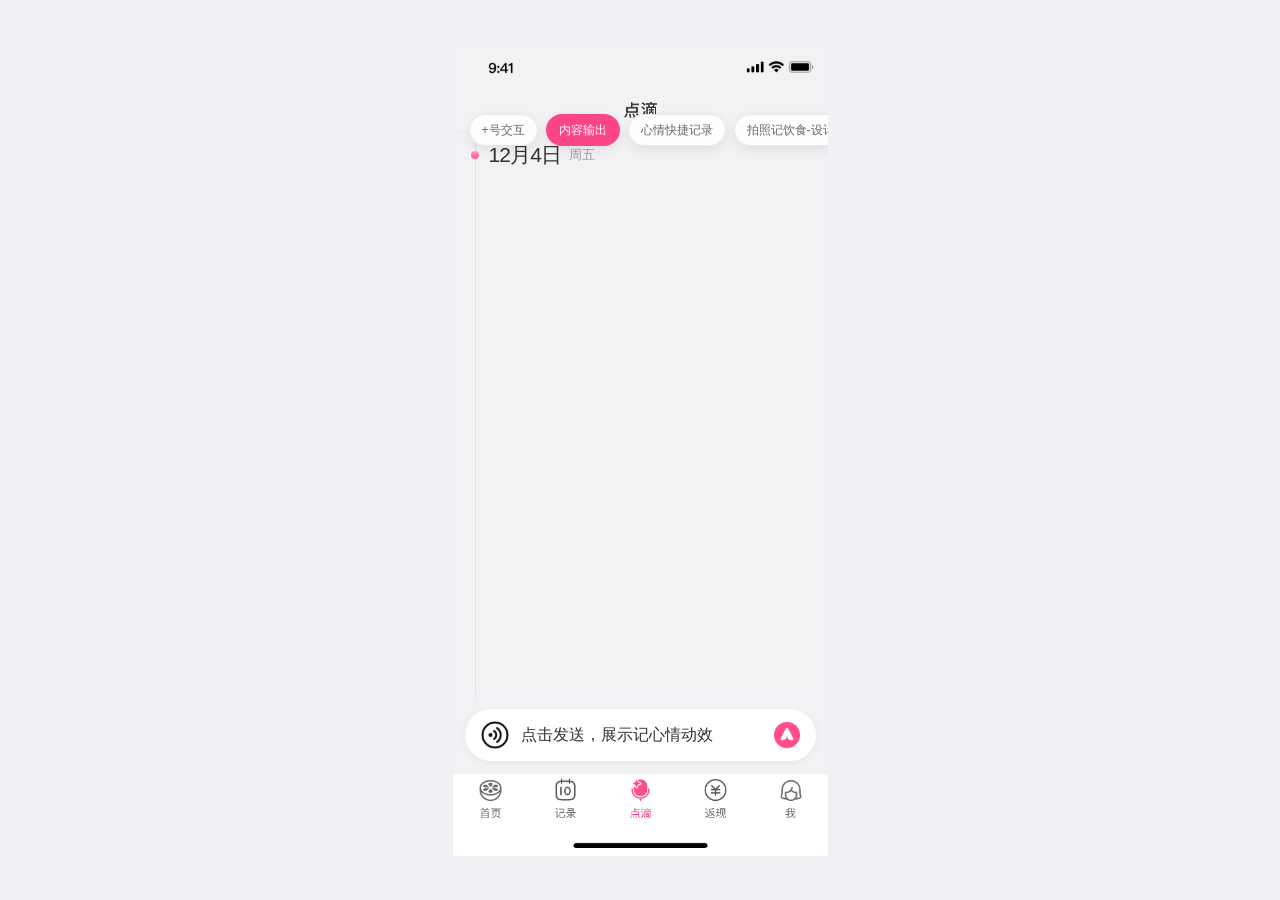
<file: index.html>
<!doctype html>
<html lang="zh-CN">
  <head>
    <meta charset="UTF-8" />
    <meta name="viewport" content="width=device-width, initial-scale=1.0" />
    <title>DiandiDemo</title>
    <meta name="description" content="DiandiDemo" />
    <meta name="application-name" content="DiandiDemo" />
    <meta name="apple-mobile-web-app-title" content="DiandiDemo" />
    <meta property="og:type" content="website" />
    <meta property="og:site_name" content="DiandiDemo" />
    <meta property="og:title" content="DiandiDemo" />
    <meta property="og:description" content="DiandiDemo" />
    <meta property="og:url" content="https://rexkfc.github.io/path-effect-demo/" />
    <meta name="twitter:card" content="summary" />
    <meta name="twitter:title" content="DiandiDemo" />
    <meta name="twitter:description" content="DiandiDemo" />
    <link rel="stylesheet" href="./style.css" />
  </head>
  <body class="scheme-3">
    <main class="page">
      <section class="phone-shell" aria-label="Path app plus animation recreation">
        <header class="status-bar" aria-label="iOS status bar">
          <div class="status-time">9:41</div>
          <div class="status-icons" aria-hidden="true">
            <span class="signal">
              <i></i><i></i><i></i><i></i>
            </span>
            <span class="wifi"></span>
            <span class="battery"><span class="battery-level"></span></span>
          </div>
        </header>

        <div class="view-switcher" aria-label="页面切换">
          <button class="view-switch-btn" type="button" data-view-target="quick-record">+号交互</button>
          <button class="view-switch-btn active" type="button" data-view-target="card-output">
            内容输出
          </button>
          <button class="view-switch-btn" type="button" data-view-target="mood-expand">
            心情快捷记录
          </button>
          <button class="view-switch-btn" type="button" data-view-target="food-capture">
            拍照记饮食-设计中
          </button>
        </div>

        <section class="view-panel view-panel-demo" data-view-panel="quick-record" hidden>
          <section class="content-area"></section>

          <div class="flyout-wrap" data-mood-flyout-wrap>
            <button class="flyout-btn" type="button" aria-expanded="false" aria-label="Toggle action menu">
              <span class="flyout-gray-layer" aria-hidden="true"></span>
              <span class="flyout-plus-icon" aria-hidden="true"></span>
            </button>

            <ul class="flyout flyout-init" aria-label="Action menu">
              <li>
                <button type="button" aria-label="Records">
                  <span class="option-bg" aria-hidden="true"></span>
                  <span class="icon icon-music" aria-hidden="true"></span>
                  <span class="option-label">体重</span>
                </button>
              </li>
              <li>
                <button type="button" aria-label="Mood">
                  <span class="option-bg" aria-hidden="true"></span>
                  <span class="icon icon-pin" aria-hidden="true"></span>
                  <span class="option-label">症状</span>
                </button>
              </li>
              <li>
                <button type="button" aria-label="Question" data-mood-trigger>
                  <span class="option-bg" aria-hidden="true"></span>
                  <span class="icon icon-photo" aria-hidden="true"></span>
                  <span class="option-label">心情</span>
                </button>
              </li>
              <li>
                <button type="button" aria-label="Question">
                  <span class="option-bg" aria-hidden="true"></span>
                  <span class="icon icon-music" aria-hidden="true"></span>
                  <span class="option-label">体重</span>
                </button>
              </li>
            </ul>
          </div>

          <div class="input-dock">
            <img src="./assets/输入框.png" alt="输入框" class="input-image" />
          </div>

          <nav class="tabbar" aria-label="Bottom navigation">
            <img src="./assets/TabBar切图.png" alt="底部导航" class="tabbar-image" />
          </nav>

          <div class="home-indicator" aria-hidden="true"></div>
        </section>

        <section class="view-panel view-panel-blank is-active" data-view-panel="card-output">
          <section class="card-page-header" aria-label="点滴标题栏">
            <img src="./assets/标题栏.png" alt="标题栏" class="card-page-header-image" />
          </section>

          <span class="timeline-line" aria-hidden="true"></span>

          <section class="card-page-body" aria-label="卡片内容输出空白区">
            <section class="timeline-date-header" aria-label="当天日期信息">
              <span class="timeline-date-dot" aria-hidden="true"></span>
              <span class="timeline-date-text" data-today-date>6月16日</span>
              <span class="timeline-weekday-text" data-today-weekday>周二</span>
            </section>

            <section class="card-feed" aria-label="信息流">
              <article class="feed-entry" data-feed-entry hidden>
                <span class="feed-entry-dot" aria-hidden="true"></span>
                <section class="feed-card" data-feed-card>
                  <div class="feed-card-time" data-feed-card-time>9:41</div>
                  <p class="feed-card-content" data-feed-card-content>
                    今天中午和很久没见的朋友吃饭，感觉心情很好，晚上称体重是52.3公斤。
                  </p>
                  <div class="feed-card-tags" data-feed-card-tags>
                    <span class="feed-tag feed-tag-mood" data-feed-tag>心情</span>
                    <span class="feed-tag feed-tag-weight" data-feed-tag>体重</span>
                  </div>
                  <div class="feed-card-divider" data-feed-card-divider aria-hidden="true"></div>
                  <button
                    class="feed-chart-header"
                    type="button"
                    data-feed-chart-header
                    data-feed-chart-toggle
                    data-card-collapse-toggle
                    aria-expanded="true"
                    aria-label="切换近7天情绪变化曲线内容"
                  >
                    <img
                      src="./assets/AI深度思考.png"
                      alt=""
                      class="feed-chart-sparkles"
                      aria-hidden="true"
                    />
                    <span class="feed-chart-title">近7天情绪变化曲线</span>
                    <span class="feed-chart-chevron" aria-hidden="true">
                      <img src="./assets/上下箭头.png" alt="" class="feed-chart-chevron-image" />
                    </span>
                  </button>
                  <div class="feed-chart-content" data-feed-chart-content data-card-collapse-content>
                    <section class="feed-chart-panel" aria-label="近7天情绪变化曲线" data-feed-chart-panel>
                      <div class="feed-chart-levels">
                        <span>积极</span>
                        <span>一般</span>
                        <span>消极</span>
                      </div>
                      <div class="feed-chart-plot">
                        <div class="feed-chart-bands" aria-hidden="true">
                          <span class="feed-chart-band feed-chart-band-positive"></span>
                          <span class="feed-chart-band feed-chart-band-neutral"></span>
                          <span class="feed-chart-band feed-chart-band-negative"></span>
                        </div>
                        <svg viewBox="0 0 257 78" class="feed-chart-svg" aria-hidden="true">
                          <polyline
                            class="feed-chart-line"
                            points="18.36,39 55.07,65 91.79,65 128.50,39 165.21,39 201.93,13 238.64,13"
                            fill="none"
                            stroke="#ff6498"
                            stroke-width="2"
                            stroke-linecap="round"
                            stroke-linejoin="round"
                          ></polyline>
                          <g class="feed-chart-dots" fill="#ff6498">
                            <circle cx="18.36" cy="39" r="4"></circle>
                            <circle cx="55.07" cy="65" r="4"></circle>
                            <circle cx="91.79" cy="65" r="4"></circle>
                            <circle cx="128.50" cy="39" r="4"></circle>
                            <circle cx="165.21" cy="39" r="4"></circle>
                            <circle cx="201.93" cy="13" r="4"></circle>
                            <circle cx="238.64" cy="13" r="4"></circle>
                          </g>
                        </svg>
                        <div class="feed-chart-days">
                          <span>周六</span>
                          <span>周日</span>
                          <span>周一</span>
                          <span>周二</span>
                          <span>周三</span>
                          <span>周四</span>
                          <span>今天</span>
                        </div>
                      </div>
                    </section>
                    <p class="feed-card-summary" data-feed-card-summary>
                      近7天心情整体在往好的方向走，状态在慢慢变好，<span class="feed-summary-highlight">卵泡期雌激素</span>正在回升，身体和情绪一起在向上走。
                    </p>
                  </div>
                </section>
              </article>

              <article class="feed-entry feed-entry-food" data-feed-entry-food hidden>
                <span class="feed-entry-dot" aria-hidden="true"></span>
                <section class="feed-card feed-card-food">
                  <div class="feed-card-time">9:41</div>
                  <img
                    src="./assets/餐食照片.png"
                    alt="餐食照片"
                    class="food-card-photo"
                    data-food-card-photo
                  />
                  <p class="food-card-content" data-food-card-content>
                    香煎鸡胸肉123千卡，炒土豆丝223千卡，炒青菜100千卡，杂粮饭300千卡。
                  </p>
                  <p class="food-card-total" data-food-card-total>总热量：<span class="food-card-total-value">823千卡</span></p>
                  <div class="feed-card-divider" data-food-card-divider aria-hidden="true"></div>
                  <button
                    class="feed-chart-header"
                    type="button"
                    data-card-collapse-toggle
                    aria-expanded="true"
                    aria-label="切换近7天饮食热量内容"
                  >
                    <img
                      src="./assets/AI深度思考.png"
                      alt=""
                      class="feed-chart-sparkles"
                      aria-hidden="true"
                    />
                    <span class="feed-chart-title">近7天饮食热量</span>
                    <span class="feed-chart-chevron" aria-hidden="true">
                      <img src="./assets/上下箭头.png" alt="" class="feed-chart-chevron-image" />
                    </span>
                  </button>
                  <div class="feed-chart-content food-chart-content" data-card-collapse-content>
                    <section class="food-chart-panel" aria-label="近7天饮食热量">
                      <div class="food-chart-axis">
                        <span>2000</span>
                        <span>1500</span>
                        <span>1000</span>
                        <span>500</span>
                      </div>
                      <div class="food-chart-plot">
                        <div class="food-chart-grid" aria-hidden="true">
                          <span></span>
                          <span></span>
                          <span></span>
                          <span></span>
                        </div>
                        <div class="food-chart-bars">
                          <span class="food-chart-bar" style="--bar-height: 0px"></span>
                          <span class="food-chart-bar" style="--bar-height: 29px"></span>
                          <span class="food-chart-bar" style="--bar-height: 72px"></span>
                          <span class="food-chart-bar" style="--bar-height: 78px"></span>
                          <span class="food-chart-bar" style="--bar-height: 58px"></span>
                          <span class="food-chart-bar" style="--bar-height: 72px"></span>
                          <span class="food-chart-bar food-chart-bar-today" style="--bar-height: 29px">
                            <em>823</em>
                          </span>
                        </div>
                        <div class="food-chart-days">
                          <span>周六</span>
                          <span>周日</span>
                          <span>周一</span>
                          <span>周二</span>
                          <span>周三</span>
                          <span>周四</span>
                          <span>今天</span>
                        </div>
                      </div>
                    </section>
                    <p class="food-card-summary" data-food-card-summary>
                      日均摄入1380千卡，今天吃了5种食物，饮食多样性不错。
                    </p>
                  </div>
                </section>
              </article>
            </section>
          </section>

          <div class="input-dock input-dock-card">
            <img
              src="./assets/文字输入框.png"
              alt="文字输入框"
              class="input-image"
              data-card-input-image
            />
            <span class="card-input-text" data-card-input-text>点击发送，展示记心情动效</span>
            <button
              class="card-input-action"
              type="button"
              aria-label="显示卡片内容"
              data-card-input-toggle
            ></button>
          </div>

          <nav class="tabbar" aria-label="Bottom navigation">
            <img src="./assets/TabBar切图.png" alt="底部导航" class="tabbar-image" />
          </nav>

          <div class="home-indicator" aria-hidden="true"></div>
        </section>

        <section class="view-panel view-panel-blank" data-view-panel="mood-expand" hidden>
          <section class="card-page-header" aria-label="点滴标题栏">
            <img src="./assets/标题栏.png" alt="标题栏" class="card-page-header-image" />
          </section>

          <span class="timeline-line" aria-hidden="true"></span>

          <section class="card-page-body" aria-label="心情展开空白区">
            <section class="timeline-date-header" aria-label="当天日期信息">
              <span class="timeline-date-dot" aria-hidden="true"></span>
              <span class="timeline-date-text">6月16日</span>
              <span class="timeline-weekday-text">周二</span>
            </section>

            <section class="card-feed mood-timeline-feed">
              <article class="feed-entry mood-feed-entry" data-mood-feed-entry hidden>
                <span class="feed-entry-dot" aria-hidden="true"></span>
                <section class="feed-card mood-feed-card">
                  <div class="feed-card-time" data-mood-feed-time>19:00</div>
                  <div class="mood-feed-primary" data-mood-feed-primary>
                    <img src="./assets/心情.png" alt="" class="mood-feed-primary-icon" data-mood-feed-icon aria-hidden="true" />
                    <p class="mood-feed-primary-text">心情：<span data-mood-feed-text>挺开心</span></p>
                  </div>
                  <div class="feed-card-divider mood-feed-divider" data-mood-feed-divider aria-hidden="true"></div>
                  <button
                    class="feed-chart-header"
                    type="button"
                    data-card-collapse-toggle
                    aria-expanded="true"
                    aria-label="切换近7天情绪变化曲线内容"
                  >
                    <img
                      src="./assets/AI深度思考.png"
                      alt=""
                      class="feed-chart-sparkles"
                      aria-hidden="true"
                    />
                    <span class="feed-chart-title">近7天情绪变化曲线</span>
                    <span class="feed-chart-chevron" aria-hidden="true">
                      <img src="./assets/上下箭头.png" alt="" class="feed-chart-chevron-image" />
                    </span>
                  </button>
                  <div class="feed-chart-content" data-mood-feed-chart-content data-card-collapse-content>
                    <section class="feed-chart-panel" aria-label="近7天情绪变化曲线" data-mood-feed-chart-panel>
                      <div class="feed-chart-levels">
                        <span>积极</span>
                        <span>一般</span>
                        <span>消极</span>
                      </div>
                      <div class="feed-chart-plot">
                        <div class="feed-chart-bands" aria-hidden="true">
                          <span class="feed-chart-band feed-chart-band-positive"></span>
                          <span class="feed-chart-band feed-chart-band-neutral"></span>
                          <span class="feed-chart-band feed-chart-band-negative"></span>
                        </div>
                        <div class="feed-chart-grid" aria-hidden="true">
                          <span></span>
                          <span></span>
                          <span></span>
                        </div>
                        <svg
                          class="feed-chart-svg"
                          viewBox="0 0 258 78"
                          fill="none"
                          xmlns="http://www.w3.org/2000/svg"
                          aria-hidden="true"
                        >
                          <path
                            class="feed-chart-line"
                            data-mood-feed-chart-line
                            d="M19 39L55.5 65L92 65L128.5 39L165 39L201.5 13L238 13"
                            stroke="#FF5F93"
                            stroke-width="2"
                            stroke-linecap="round"
                            stroke-linejoin="round"
                          />
                          <g class="feed-chart-dots" fill="#FF5F93">
                            <circle cx="19" cy="39" r="4"></circle>
                            <circle cx="55.5" cy="65" r="4"></circle>
                            <circle cx="92" cy="65" r="4"></circle>
                            <circle cx="128.5" cy="39" r="4"></circle>
                            <circle cx="165" cy="39" r="4"></circle>
                            <circle cx="201.5" cy="13" r="4"></circle>
                            <circle cx="238" cy="13" r="4"></circle>
                          </g>
                        </svg>
                        <div class="feed-chart-days">
                          <span>周六</span>
                          <span>周日</span>
                          <span>周一</span>
                          <span>周二</span>
                          <span>周三</span>
                          <span>周四</span>
                          <span>今天</span>
                        </div>
                      </div>
                    </section>
                    <p class="feed-card-summary" data-mood-feed-summary>
                      近7天心情整体在往好的方向走，状态在慢慢变好，<span class="feed-summary-highlight">卵泡期雌激素</span>正在回升，身体和情绪一起在向上走。
                    </p>
                  </div>
                </section>
              </article>
            </section>
          </section>

          <div class="flyout-wrap" data-mood-flyout-wrap>
            <button class="flyout-btn" type="button" aria-expanded="false" aria-label="Toggle action menu">
              <span class="flyout-gray-layer" aria-hidden="true"></span>
              <span class="flyout-plus-icon" aria-hidden="true"></span>
            </button>

            <ul class="flyout flyout-init" aria-label="Action menu">
              <li>
                <button type="button" aria-label="Records">
                  <span class="option-bg" aria-hidden="true"></span>
                  <span class="icon icon-music" aria-hidden="true"></span>
                  <span class="option-label">体重</span>
                </button>
              </li>
              <li>
                <button type="button" aria-label="Mood">
                  <span class="option-bg" aria-hidden="true"></span>
                  <span class="icon icon-pin" aria-hidden="true"></span>
                  <span class="option-label">症状</span>
                </button>
              </li>
              <li>
                <button type="button" aria-label="Question" data-mood-trigger>
                  <span class="option-bg" aria-hidden="true"></span>
                  <span class="icon icon-photo" aria-hidden="true"></span>
                  <span class="option-label">心情</span>
                </button>
              </li>
              <li>
                <button type="button" aria-label="Medical">
                  <span class="option-bg" aria-hidden="true"></span>
                  <span class="icon icon-camera" aria-hidden="true"></span>
                  <span class="option-label">饮食</span>
                </button>
              </li>
            </ul>
          </div>

          <section class="mood-expand-card" data-mood-card hidden aria-label="心情选项卡片">
            <div class="mood-expand-card-inner">
              <button class="mood-option" type="button" aria-label="超开心">
                <img src="./assets/超开心.png" alt="" class="mood-option-icon" aria-hidden="true" />
                <span class="mood-option-label">超开心</span>
              </button>
              <button class="mood-option" type="button" aria-label="挺开心">
                <img src="./assets/挺开心.png" alt="" class="mood-option-icon" aria-hidden="true" />
                <span class="mood-option-label">挺开心</span>
              </button>
              <button class="mood-option" type="button" aria-label="一般">
                <img src="./assets/一般.png" alt="" class="mood-option-icon" aria-hidden="true" />
                <span class="mood-option-label">一般</span>
              </button>
              <button class="mood-option" type="button" aria-label="不开心">
                <img src="./assets/不开心.png" alt="" class="mood-option-icon" aria-hidden="true" />
                <span class="mood-option-label">不开心</span>
              </button>
              <button class="mood-option" type="button" aria-label="好伤心">
                <img src="./assets/好伤心.png" alt="" class="mood-option-icon" aria-hidden="true" />
                <span class="mood-option-label">好伤心</span>
              </button>
            </div>
          </section>

          <div class="input-dock input-dock-card">
            <img
              src="./assets/输入框.png"
              alt="输入框"
              class="input-image"
            />
            <button
              class="card-input-action"
              type="button"
              aria-label="显示卡片内容"
            ></button>
          </div>

          <nav class="tabbar" aria-label="Bottom navigation">
            <img src="./assets/TabBar切图.png" alt="底部导航" class="tabbar-image" />
          </nav>

          <div class="home-indicator" aria-hidden="true"></div>
        </section>

        <section class="view-panel view-panel-blank" data-view-panel="food-capture" hidden>
          <section class="card-page-header" aria-label="点滴标题栏">
            <img src="./assets/标题栏.png" alt="标题栏" class="card-page-header-image" />
          </section>

          <span class="timeline-line" aria-hidden="true"></span>

          <section class="card-page-body" aria-label="饮食记录空白区" data-food-capture-page-body>
            <section class="timeline-date-header" aria-label="当天日期信息">
              <span class="timeline-date-dot" aria-hidden="true"></span>
              <span class="timeline-date-text">6月16日</span>
              <span class="timeline-weekday-text">周二</span>
            </section>

            <section class="card-feed food-capture-timeline-feed">
              <article class="feed-entry feed-entry-food" data-food-capture-entry hidden>
                <span class="feed-entry-dot" aria-hidden="true"></span>
                <section class="feed-card feed-card-food">
                  <div class="feed-card-time">9:41</div>
                  <img
                    src="./assets/餐食照片.png"
                    alt="餐食照片"
                    class="food-card-photo"
                    data-food-card-photo
                  />
                  <p class="food-card-content" data-food-card-content>
                    香煎鸡胸肉123千卡，炒土豆丝223千卡，炒青菜100千卡，杂粮饭300千卡。
                  </p>
                  <p class="food-card-total" data-food-card-total>总热量：<span class="food-card-total-value">823千卡</span></p>
                  <div class="feed-card-divider" data-food-card-divider aria-hidden="true"></div>
                  <button
                    class="feed-chart-header"
                    type="button"
                    data-card-collapse-toggle
                    aria-expanded="true"
                    aria-label="切换近7天饮食热量内容"
                  >
                    <img
                      src="./assets/AI深度思考.png"
                      alt=""
                      class="feed-chart-sparkles"
                      aria-hidden="true"
                    />
                    <span class="feed-chart-title">近7天饮食热量</span>
                    <span class="feed-chart-chevron" aria-hidden="true">
                      <img src="./assets/上下箭头.png" alt="" class="feed-chart-chevron-image" />
                    </span>
                  </button>
                  <div class="feed-chart-content food-chart-content" data-card-collapse-content>
                    <section class="food-chart-panel" aria-label="近7天饮食热量">
                      <div class="food-chart-axis">
                        <span>2000</span>
                        <span>1500</span>
                        <span>1000</span>
                        <span>500</span>
                      </div>
                      <div class="food-chart-plot">
                        <div class="food-chart-grid" aria-hidden="true">
                          <span></span>
                          <span></span>
                          <span></span>
                          <span></span>
                        </div>
                        <div class="food-chart-bars">
                          <span class="food-chart-bar" style="--bar-height: 0px"></span>
                          <span class="food-chart-bar" style="--bar-height: 29px"></span>
                          <span class="food-chart-bar" style="--bar-height: 72px"></span>
                          <span class="food-chart-bar" style="--bar-height: 78px"></span>
                          <span class="food-chart-bar" style="--bar-height: 58px"></span>
                          <span class="food-chart-bar" style="--bar-height: 72px"></span>
                          <span class="food-chart-bar food-chart-bar-today" style="--bar-height: 29px">
                            <em>823</em>
                          </span>
                        </div>
                        <div class="food-chart-days">
                          <span>周六</span>
                          <span>周日</span>
                          <span>周一</span>
                          <span>周二</span>
                          <span>周三</span>
                          <span>周四</span>
                          <span>今天</span>
                        </div>
                      </div>
                    </section>
                    <p class="food-card-summary" data-food-card-summary>
                      日均摄入1380千卡，今天吃了5种食物，饮食多样性不错。
                    </p>
                  </div>
                </section>
              </article>
            </section>
          </section>

          <div class="flyout-wrap" data-food-flyout-wrap>
            <button class="flyout-btn" type="button" aria-expanded="false" aria-label="Toggle action menu">
              <span class="flyout-gray-layer" aria-hidden="true"></span>
              <span class="flyout-plus-icon" aria-hidden="true"></span>
            </button>

            <ul class="flyout flyout-init" aria-label="Action menu">
              <li>
                <button type="button" aria-label="Records">
                  <span class="option-bg" aria-hidden="true"></span>
                  <span class="icon icon-music" aria-hidden="true"></span>
                  <span class="option-label">体重</span>
                </button>
              </li>
              <li>
                <button type="button" aria-label="Mood">
                  <span class="option-bg" aria-hidden="true"></span>
                  <span class="icon icon-pin" aria-hidden="true"></span>
                  <span class="option-label">症状</span>
                </button>
              </li>
              <li>
                <button type="button" aria-label="Question">
                  <span class="option-bg" aria-hidden="true"></span>
                  <span class="icon icon-photo" aria-hidden="true"></span>
                  <span class="option-label">心情</span>
                </button>
              </li>
              <li>
                <button type="button" aria-label="Medical" data-food-trigger>
                  <span class="option-bg" aria-hidden="true"></span>
                  <span class="icon icon-camera" aria-hidden="true"></span>
                  <span class="option-label">饮食</span>
                </button>
              </li>
            </ul>
          </div>

          <section class="food-camera-sheet" data-food-camera-sheet hidden aria-label="饮食拍照页">
            <div class="food-camera-background" aria-hidden="true"></div>

            <header class="food-camera-status-bar" aria-label="iOS status bar">
              <div class="food-camera-status-time">9:41</div>
              <div class="food-camera-status-icons" aria-hidden="true">
                <span class="food-camera-signal">
                  <i></i><i></i><i></i><i></i>
                </span>
                <span class="food-camera-wifi"></span>
                <span class="food-camera-battery"><span class="food-camera-battery-level"></span></span>
              </div>
            </header>

            <button class="food-camera-close" type="button" aria-label="关闭拍照页" data-food-camera-close>
              <span></span>
              <span></span>
            </button>

            <div class="food-camera-frame" aria-hidden="true">
              <span class="food-camera-corner food-camera-corner-tl"></span>
              <span class="food-camera-corner food-camera-corner-tr"></span>
              <span class="food-camera-corner food-camera-corner-bl"></span>
              <span class="food-camera-corner food-camera-corner-br"></span>
            </div>

            <p class="food-camera-tip">向下俯拍食物确保在取景框内</p>

            <div class="food-camera-actions">
              <button class="food-camera-album" type="button" aria-label="打开相册" data-food-camera-album>
                <img src="./assets/相册.png" alt="" aria-hidden="true" />
              </button>
              <button class="food-camera-shutter" type="button" aria-label="拍摄" data-food-camera-shutter>
                <img src="./assets/拍摄.png" alt="" aria-hidden="true" />
              </button>
            </div>

            <section class="food-camera-recognition" aria-label="识别中页面">
              <div class="food-camera-recognition-preview">
                <div class="food-camera-recognition-image" aria-hidden="true"></div>
                <img src="./assets/扫描.png" alt="" class="food-camera-recognition-scan" aria-hidden="true" />
              </div>
              <div class="food-camera-recognition-progress" aria-hidden="true">
                <span class="food-camera-recognition-progress-bar"></span>
              </div>
              <p class="food-camera-recognition-text">正在识别食物...</p>
            </section>

            <div class="food-camera-home-indicator" aria-hidden="true"></div>
          </section>

          <section class="food-album-sheet" data-food-album-sheet hidden aria-label="相册选择页">
            <header class="food-album-header">
              <button class="food-album-cancel" type="button" data-food-album-cancel>取消</button>
              <div class="food-album-title-wrap">
                <h2 class="food-album-title">最近项目</h2>
                <button class="food-album-subtitle" type="button" aria-label="相册分类">
                  轻触修改相册
                  <span aria-hidden="true">⌄</span>
                </button>
              </div>
            </header>

            <div class="food-album-grid" aria-label="相册缩略图">
              <button class="food-album-item is-photo" type="button" data-food-album-select aria-label="选择照片 1"></button>
              <button class="food-album-item" type="button" data-food-album-select aria-label="选择照片 2"></button>
              <button class="food-album-item" type="button" data-food-album-select aria-label="选择照片 3"></button>
              <button class="food-album-item" type="button" data-food-album-select aria-label="选择照片 4"></button>
              <button class="food-album-item" type="button" data-food-album-select aria-label="选择照片 5"></button>
              <button class="food-album-item" type="button" data-food-album-select aria-label="选择照片 6"></button>
              <button class="food-album-item" type="button" data-food-album-select aria-label="选择照片 7"></button>
              <button class="food-album-item" type="button" data-food-album-select aria-label="选择照片 8"></button>
              <button class="food-album-item" type="button" data-food-album-select aria-label="选择照片 9"></button>
              <button class="food-album-item" type="button" data-food-album-select aria-label="选择照片 10"></button>
              <button class="food-album-item" type="button" data-food-album-select aria-label="选择照片 11"></button>
              <button class="food-album-item" type="button" data-food-album-select aria-label="选择照片 12"></button>
              <button class="food-album-item" type="button" data-food-album-select aria-label="选择照片 13"></button>
              <button class="food-album-item" type="button" data-food-album-select aria-label="选择照片 14"></button>
              <button class="food-album-item" type="button" data-food-album-select aria-label="选择照片 15"></button>
              <button class="food-album-item" type="button" data-food-album-select aria-label="选择照片 16"></button>
              <button class="food-album-item" type="button" data-food-album-select aria-label="选择照片 17"></button>
              <button class="food-album-item" type="button" data-food-album-select aria-label="选择照片 18"></button>
              <button class="food-album-item" type="button" data-food-album-select aria-label="选择照片 19"></button>
              <button class="food-album-item" type="button" data-food-album-select aria-label="选择照片 20"></button>
              <button class="food-album-item" type="button" data-food-album-select aria-label="选择照片 21"></button>
              <button class="food-album-item" type="button" data-food-album-select aria-label="选择照片 22"></button>
              <button class="food-album-item" type="button" data-food-album-select aria-label="选择照片 23"></button>
              <button class="food-album-item" type="button" data-food-album-select aria-label="选择照片 24"></button>
              <button class="food-album-item" type="button" data-food-album-select aria-label="选择照片 25"></button>
              <button class="food-album-item" type="button" data-food-album-select aria-label="选择照片 26"></button>
              <button class="food-album-item" type="button" data-food-album-select aria-label="选择照片 27"></button>
              <button class="food-album-item" type="button" data-food-album-select aria-label="选择照片 28"></button>
              <button class="food-album-item" type="button" data-food-album-select aria-label="选择照片 29"></button>
              <button class="food-album-item" type="button" data-food-album-select aria-label="选择照片 30"></button>
              <button class="food-album-item" type="button" data-food-album-select aria-label="选择照片 31"></button>
              <button class="food-album-item" type="button" data-food-album-select aria-label="选择照片 32"></button>
            </div>
          </section>

          <div class="input-dock input-dock-card">
            <img
              src="./assets/输入框.png"
              alt="输入框"
              class="input-image"
            />
            <button
              class="card-input-action"
              type="button"
              aria-label="显示卡片内容"
            ></button>
          </div>

          <nav class="tabbar" aria-label="Bottom navigation">
            <img src="./assets/TabBar切图.png" alt="底部导航" class="tabbar-image" />
          </nav>

          <div class="home-indicator" aria-hidden="true"></div>
        </section>
      </section>
    </main>

    <script src="./script.js"></script>
  </body>
</html>
</file>
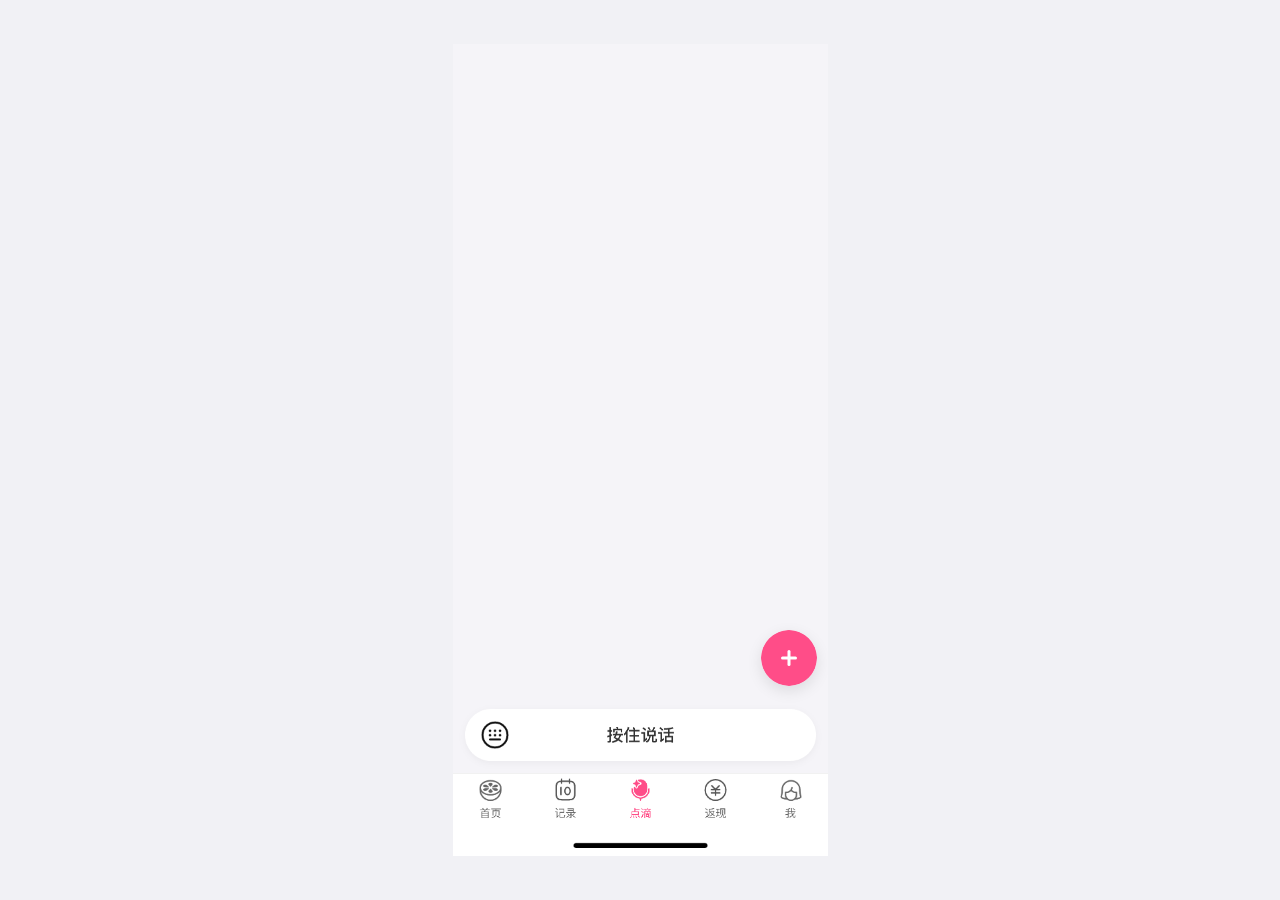
<file: +号交互.html>
<!doctype html>
<html lang="zh-CN">
  <head>
    <meta charset="UTF-8" />
    <meta name="viewport" content="width=device-width, initial-scale=1.0" />
    <title>+号交互</title>
    <meta name="description" content="+号交互" />
    <link rel="stylesheet" href="./style.css" />
  </head>
  <body class="scheme-3">
    <main class="page">
      <section class="phone-shell" aria-label="点滴 +号交互演示">
        <header class="status-bar" aria-label="iOS status bar">
          <div class="status-time">9:41</div>
          <div class="status-icons" aria-hidden="true">
            <span class="signal">
              <i></i><i></i><i></i><i></i>
            </span>
            <span class="wifi"></span>
            <span class="battery"><span class="battery-level"></span></span>
          </div>
        </header>

        <section class="view-panel view-panel-demo">
          <section class="content-area"></section>

          <div class="flyout-wrap" data-flyout-wrap>
            <button class="flyout-btn" type="button" aria-expanded="false" aria-label="展开快捷记录">
              <span class="flyout-gray-layer" aria-hidden="true"></span>
              <span class="flyout-plus-icon" aria-hidden="true"></span>
            </button>

            <ul class="flyout flyout-init" aria-label="快捷记录菜单">
              <li>
                <button type="button" aria-label="体重">
                  <span class="option-bg" aria-hidden="true"></span>
                  <span class="icon icon-music" aria-hidden="true"></span>
                  <span class="option-label">体重</span>
                </button>
              </li>
              <li>
                <button type="button" aria-label="症状">
                  <span class="option-bg" aria-hidden="true"></span>
                  <span class="icon icon-pin" aria-hidden="true"></span>
                  <span class="option-label">症状</span>
                </button>
              </li>
              <li>
                <button type="button" aria-label="心情">
                  <span class="option-bg" aria-hidden="true"></span>
                  <span class="icon icon-photo" aria-hidden="true"></span>
                  <span class="option-label">心情</span>
                </button>
              </li>
              <li>
                <button type="button" aria-label="饮食">
                  <span class="option-bg" aria-hidden="true"></span>
                  <span class="icon icon-camera" aria-hidden="true"></span>
                  <span class="option-label">饮食</span>
                </button>
              </li>
            </ul>
          </div>

          <div class="input-dock">
            <img src="./assets/输入框.png" alt="输入框" class="input-image" />
          </div>

          <nav class="tabbar" aria-label="Bottom navigation">
            <img src="./assets/TabBar切图.png" alt="底部导航" class="tabbar-image" />
          </nav>

          <div class="home-indicator" aria-hidden="true"></div>
        </section>
      </section>
    </main>

    <script>
      const flyoutWrap = document.querySelector("[data-flyout-wrap]");
      const flyoutButton = flyoutWrap?.querySelector(".flyout-btn");
      const flyoutMenu = flyoutWrap?.querySelector(".flyout");
      const optionButtons = Array.from(flyoutWrap?.querySelectorAll(".flyout > li button") || []);

      const closeMenu = (animationClass = "contract") => {
        if (!flyoutButton || !flyoutMenu) {
          return;
        }

        flyoutButton.classList.remove("btn-rotate");
        flyoutMenu.classList.remove("expand", "contract", "fade");
        flyoutMenu.classList.add(animationClass);
        flyoutButton.setAttribute("aria-expanded", "false");
      };

      flyoutButton?.addEventListener("click", () => {
        if (!flyoutMenu) {
          return;
        }

        const isOpen = flyoutMenu.classList.contains("expand");

        optionButtons.forEach((button) => button.classList.remove("clicked"));
        flyoutMenu.classList.remove("flyout-init", "contract", "fade");

        if (isOpen) {
          closeMenu();
          return;
        }

        flyoutButton.classList.add("btn-rotate");
        flyoutMenu.classList.add("expand");
        flyoutButton.setAttribute("aria-expanded", "true");
      });

      optionButtons.forEach((button) => {
        button.addEventListener("click", () => {
          optionButtons.forEach((item) => item.classList.remove("clicked"));
          button.classList.add("clicked");
          closeMenu("fade");
        });
      });

      document.addEventListener("click", (event) => {
        if (!flyoutMenu?.classList.contains("expand")) {
          return;
        }

        if (event.target.closest("[data-flyout-wrap]")) {
          return;
        }

        closeMenu();
      });
    </script>
  </body>
</html>
</file>
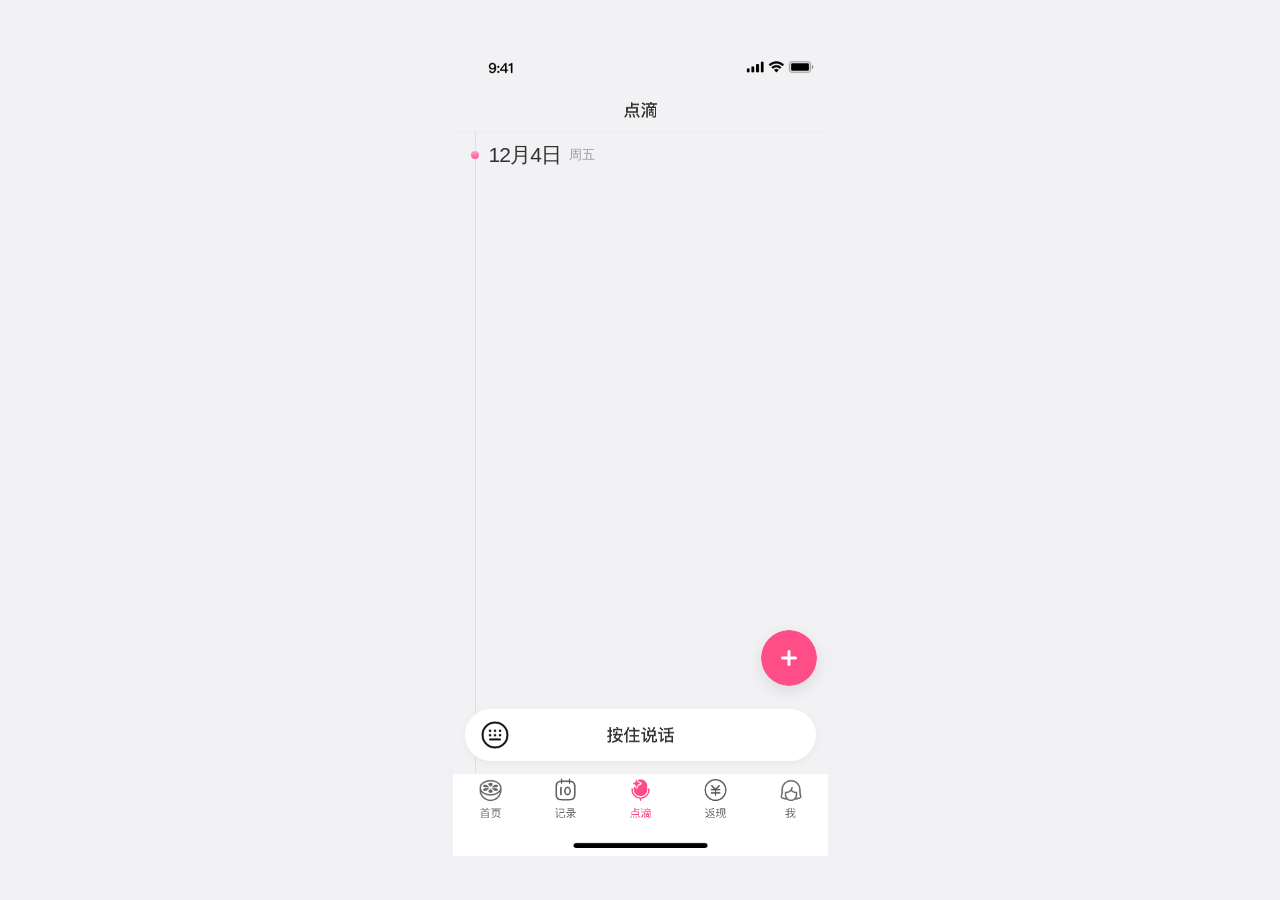
<file: 心情快捷记录.html>
<!doctype html>
<html lang="zh-CN">
  <head>
    <meta charset="UTF-8" />
    <meta name="viewport" content="width=device-width, initial-scale=1.0" />
    <title>心情快捷记录</title>
    <meta name="description" content="心情快捷记录" />
    <meta name="application-name" content="心情快捷记录" />
    <meta name="apple-mobile-web-app-title" content="心情快捷记录" />
    <link rel="stylesheet" href="./style.css" />
  </head>
  <body class="scheme-3">
    <main class="page">
      <section class="phone-shell" aria-label="心情快捷记录演示">
        <header class="status-bar" aria-label="iOS status bar">
          <div class="status-time">9:41</div>
          <div class="status-icons" aria-hidden="true">
            <span class="signal">
              <i></i><i></i><i></i><i></i>
            </span>
            <span class="wifi"></span>
            <span class="battery"><span class="battery-level"></span></span>
          </div>
        </header>

        <section class="view-panel view-panel-blank is-active" data-view-panel="mood-expand">
          <section class="card-page-header" aria-label="点滴标题栏">
            <img src="./assets/标题栏.png" alt="标题栏" class="card-page-header-image" />
          </section>

          <span class="timeline-line" aria-hidden="true"></span>

          <section class="card-page-body" aria-label="心情展开空白区">
            <section class="timeline-date-header" aria-label="当天日期信息">
              <span class="timeline-date-dot" aria-hidden="true"></span>
              <span class="timeline-date-text" data-today-date>6月16日</span>
              <span class="timeline-weekday-text" data-today-weekday>周二</span>
            </section>

            <section class="card-feed mood-timeline-feed">
              <article class="feed-entry mood-feed-entry" data-mood-feed-entry hidden>
                <span class="feed-entry-dot" aria-hidden="true"></span>
                <section class="feed-card mood-feed-card">
                  <div class="feed-card-time" data-mood-feed-time>19:00</div>
                  <div class="mood-feed-primary" data-mood-feed-primary>
                    <img src="./assets/心情.png" alt="" class="mood-feed-primary-icon" data-mood-feed-icon aria-hidden="true" />
                    <p class="mood-feed-primary-text">心情：<span data-mood-feed-text>挺开心</span></p>
                  </div>
                  <div class="feed-card-divider mood-feed-divider" data-mood-feed-divider aria-hidden="true"></div>
                  <button
                    class="feed-chart-header"
                    type="button"
                    data-card-collapse-toggle
                    aria-expanded="true"
                    aria-label="切换近7天情绪变化曲线内容"
                  >
                    <img
                      src="./assets/AI深度思考.png"
                      alt=""
                      class="feed-chart-sparkles"
                      aria-hidden="true"
                    />
                    <span class="feed-chart-title">近7天情绪变化曲线</span>
                    <span class="feed-chart-chevron" aria-hidden="true">
                      <img src="./assets/上下箭头.png" alt="" class="feed-chart-chevron-image" />
                    </span>
                  </button>
                  <div class="feed-chart-content" data-mood-feed-chart-content data-card-collapse-content>
                    <section class="feed-chart-panel" aria-label="近7天情绪变化曲线" data-mood-feed-chart-panel>
                      <div class="feed-chart-levels">
                        <span>积极</span>
                        <span>一般</span>
                        <span>消极</span>
                      </div>
                      <div class="feed-chart-plot">
                        <div class="feed-chart-bands" aria-hidden="true">
                          <span class="feed-chart-band feed-chart-band-positive"></span>
                          <span class="feed-chart-band feed-chart-band-neutral"></span>
                          <span class="feed-chart-band feed-chart-band-negative"></span>
                        </div>
                        <div class="feed-chart-grid" aria-hidden="true">
                          <span></span>
                          <span></span>
                          <span></span>
                        </div>
                        <svg
                          class="feed-chart-svg"
                          viewBox="0 0 258 78"
                          fill="none"
                          xmlns="http://www.w3.org/2000/svg"
                          aria-hidden="true"
                        >
                          <path
                            class="feed-chart-line"
                            data-mood-feed-chart-line
                            d="M19 39L55.5 65L92 65L128.5 39L165 39L201.5 13L238 13"
                            stroke="#FF5F93"
                            stroke-width="2"
                            stroke-linecap="round"
                            stroke-linejoin="round"
                          />
                          <g class="feed-chart-dots" fill="#FF5F93">
                            <circle cx="19" cy="39" r="4"></circle>
                            <circle cx="55.5" cy="65" r="4"></circle>
                            <circle cx="92" cy="65" r="4"></circle>
                            <circle cx="128.5" cy="39" r="4"></circle>
                            <circle cx="165" cy="39" r="4"></circle>
                            <circle cx="201.5" cy="13" r="4"></circle>
                            <circle cx="238" cy="13" r="4"></circle>
                          </g>
                        </svg>
                        <div class="feed-chart-days">
                          <span>周六</span>
                          <span>周日</span>
                          <span>周一</span>
                          <span>周二</span>
                          <span>周三</span>
                          <span>周四</span>
                          <span>今天</span>
                        </div>
                      </div>
                    </section>
                    <p class="feed-card-summary" data-mood-feed-summary>
                      近7天心情整体在往好的方向走，状态在慢慢变好，<span class="feed-summary-highlight">卵泡期雌激素</span>正在回升，身体和情绪一起在向上走。
                    </p>
                  </div>
                </section>
              </article>
            </section>
          </section>

          <div class="flyout-wrap" data-mood-flyout-wrap>
            <button class="flyout-btn" type="button" aria-expanded="false" aria-label="Toggle action menu">
              <span class="flyout-gray-layer" aria-hidden="true"></span>
              <span class="flyout-plus-icon" aria-hidden="true"></span>
            </button>

            <ul class="flyout flyout-init" aria-label="Action menu">
              <li>
                <button type="button" aria-label="Records">
                  <span class="option-bg" aria-hidden="true"></span>
                  <span class="icon icon-music" aria-hidden="true"></span>
                  <span class="option-label">体重</span>
                </button>
              </li>
              <li>
                <button type="button" aria-label="Mood">
                  <span class="option-bg" aria-hidden="true"></span>
                  <span class="icon icon-pin" aria-hidden="true"></span>
                  <span class="option-label">症状</span>
                </button>
              </li>
              <li>
                <button type="button" aria-label="Question" data-mood-trigger>
                  <span class="option-bg" aria-hidden="true"></span>
                  <span class="icon icon-photo" aria-hidden="true"></span>
                  <span class="option-label">心情</span>
                </button>
              </li>
              <li>
                <button type="button" aria-label="Medical">
                  <span class="option-bg" aria-hidden="true"></span>
                  <span class="icon icon-camera" aria-hidden="true"></span>
                  <span class="option-label">饮食</span>
                </button>
              </li>
            </ul>
          </div>

          <section class="mood-expand-card" data-mood-card hidden aria-label="心情选项卡片">
            <div class="mood-expand-card-inner">
              <button class="mood-option" type="button" aria-label="超开心">
                <img src="./assets/超开心.png" alt="" class="mood-option-icon" aria-hidden="true" />
                <span class="mood-option-label">超开心</span>
              </button>
              <button class="mood-option" type="button" aria-label="挺开心">
                <img src="./assets/挺开心.png" alt="" class="mood-option-icon" aria-hidden="true" />
                <span class="mood-option-label">挺开心</span>
              </button>
              <button class="mood-option" type="button" aria-label="一般">
                <img src="./assets/一般.png" alt="" class="mood-option-icon" aria-hidden="true" />
                <span class="mood-option-label">一般</span>
              </button>
              <button class="mood-option" type="button" aria-label="不开心">
                <img src="./assets/不开心.png" alt="" class="mood-option-icon" aria-hidden="true" />
                <span class="mood-option-label">不开心</span>
              </button>
              <button class="mood-option" type="button" aria-label="好伤心">
                <img src="./assets/好伤心.png" alt="" class="mood-option-icon" aria-hidden="true" />
                <span class="mood-option-label">好伤心</span>
              </button>
            </div>
          </section>

          <div class="input-dock input-dock-card">
            <img src="./assets/输入框.png" alt="输入框" class="input-image" />
            <button class="card-input-action" type="button" aria-label="显示卡片内容"></button>
          </div>

          <nav class="tabbar" aria-label="Bottom navigation">
            <img src="./assets/TabBar切图.png" alt="底部导航" class="tabbar-image" />
          </nav>

          <div class="home-indicator" aria-hidden="true"></div>
        </section>
      </section>
    </main>

    <script src="./script.js"></script>
  </body>
</html>
</file>
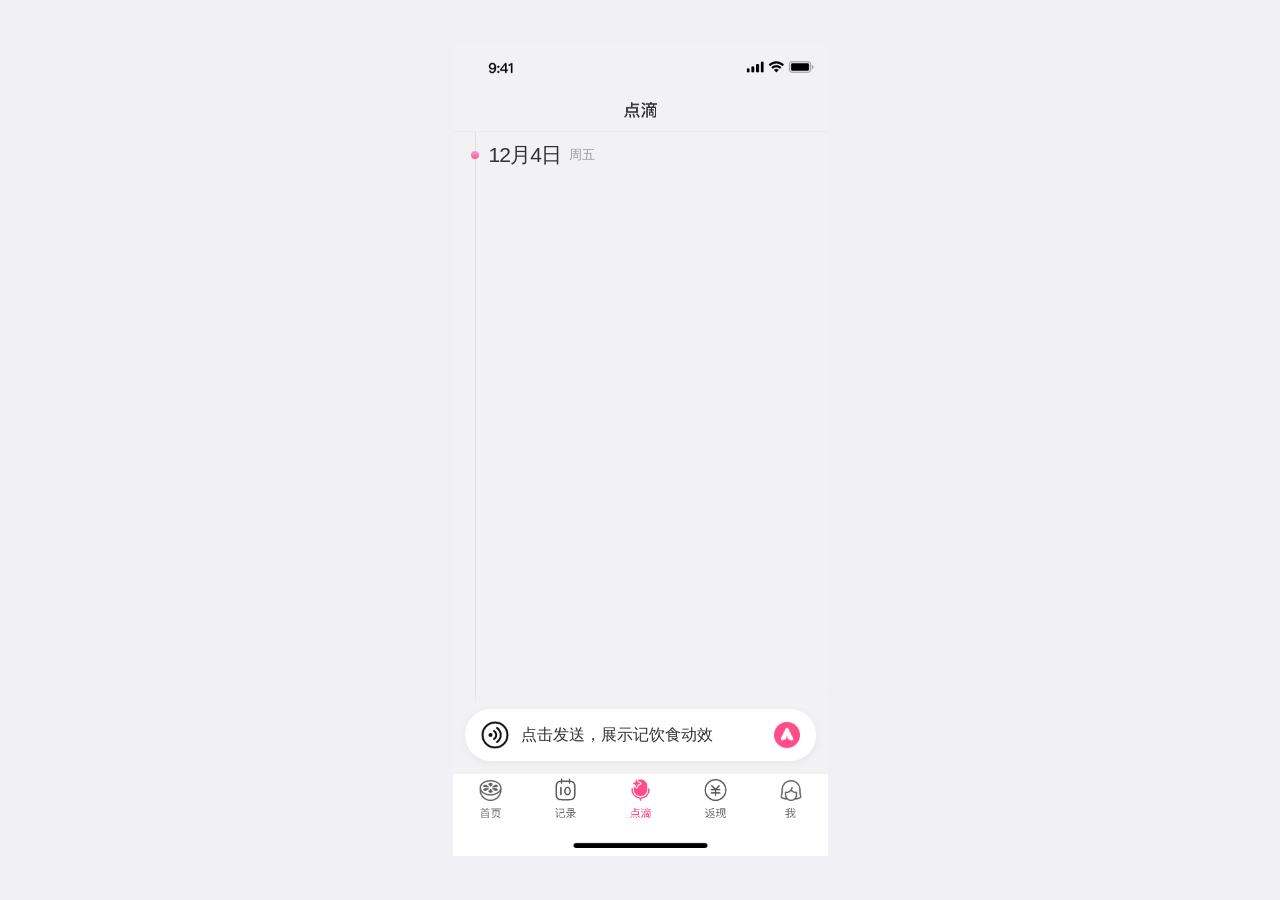
<file: 饮食卡片.html>
<!doctype html>
<html lang="zh-CN">
  <head>
    <meta charset="UTF-8" />
    <meta name="viewport" content="width=device-width, initial-scale=1.0" />
    <title>饮食卡片</title>
    <meta name="description" content="饮食卡片" />
    <link rel="stylesheet" href="./style.css" />
  </head>
  <body class="scheme-3">
    <main class="page">
      <section class="phone-shell" aria-label="点滴饮食卡片演示">
        <section class="view-panel view-panel-blank is-active">
          <section class="card-page-header" aria-label="点滴标题栏">
            <img src="./assets/标题栏.png" alt="标题栏" class="card-page-header-image" />
          </section>

          <span class="timeline-line" aria-hidden="true"></span>

          <section class="card-page-body">
            <section class="timeline-date-header" aria-label="当天日期信息">
              <span class="timeline-date-dot" aria-hidden="true"></span>
              <span class="timeline-date-text" data-today-date>6月16日</span>
              <span class="timeline-weekday-text" data-today-weekday>周二</span>
            </section>

            <section class="card-feed" aria-label="信息流">
              <article class="feed-entry feed-entry-food" data-feed-entry-food hidden>
                <span class="feed-entry-dot" aria-hidden="true"></span>
                <section class="feed-card feed-card-food">
                  <div class="feed-card-time">9:41</div>
                  <img
                    src="./assets/餐食照片.png"
                    alt="餐食照片"
                    class="food-card-photo"
                    data-food-card-photo
                  />
                  <p class="food-card-content" data-food-card-content>
                    香煎鸡胸肉123千卡，炒土豆丝223千卡，炒青菜100千卡，杂粮饭300千卡。
                  </p>
                  <p class="food-card-total" data-food-card-total>
                    总热量：<span class="food-card-total-value">823千卡</span>
                  </p>
                  <div class="feed-card-divider" data-food-card-divider aria-hidden="true"></div>
                  <button
                    class="feed-chart-header"
                    type="button"
                    data-card-collapse-toggle
                    aria-expanded="true"
                    aria-label="切换近7天饮食热量内容"
                  >
                    <img
                      src="./assets/AI深度思考.png"
                      alt=""
                      class="feed-chart-sparkles"
                      aria-hidden="true"
                    />
                    <span class="feed-chart-title">近7天饮食热量</span>
                    <span class="feed-chart-chevron" aria-hidden="true">
                      <img src="./assets/上下箭头.png" alt="" class="feed-chart-chevron-image" />
                    </span>
                  </button>
                  <div class="feed-chart-content food-chart-content" data-card-collapse-content>
                    <section class="food-chart-panel" aria-label="近7天饮食热量">
                      <div class="food-chart-axis">
                        <span>2000</span>
                        <span>1500</span>
                        <span>1000</span>
                        <span>500</span>
                      </div>
                      <div class="food-chart-plot">
                        <div class="food-chart-grid" aria-hidden="true">
                          <span></span>
                          <span></span>
                          <span></span>
                          <span></span>
                        </div>
                        <div class="food-chart-bars">
                          <span class="food-chart-bar" style="--bar-height: 0px"></span>
                          <span class="food-chart-bar" style="--bar-height: 29px"></span>
                          <span class="food-chart-bar" style="--bar-height: 72px"></span>
                          <span class="food-chart-bar" style="--bar-height: 78px"></span>
                          <span class="food-chart-bar" style="--bar-height: 58px"></span>
                          <span class="food-chart-bar" style="--bar-height: 72px"></span>
                          <span class="food-chart-bar food-chart-bar-today" style="--bar-height: 29px">
                            <em>823</em>
                          </span>
                        </div>
                        <div class="food-chart-days">
                          <span>周六</span>
                          <span>周日</span>
                          <span>周一</span>
                          <span>周二</span>
                          <span>周三</span>
                          <span>周四</span>
                          <span>今天</span>
                        </div>
                      </div>
                    </section>
                    <p class="food-card-summary" data-food-card-summary>
                      日均摄入1380千卡，今天吃了5种食物，饮食多样性不错。
                    </p>
                  </div>
                </section>
              </article>
            </section>
          </section>

          <div class="input-dock input-dock-card">
            <img
              src="./assets/文字输入框.png"
              alt="文字输入框"
              class="input-image"
            />
            <span class="card-input-text" data-card-input-text>点击发送，展示记饮食动效</span>
            <button
              class="card-input-action"
              type="button"
              aria-label="显示饮食卡片"
              data-card-input-toggle
            ></button>
          </div>

          <nav class="tabbar" aria-label="Bottom navigation">
            <img src="./assets/TabBar切图.png" alt="底部导航" class="tabbar-image" />
          </nav>

          <div class="home-indicator" aria-hidden="true"></div>
        </section>
      </section>
    </main>

    <script>
      const todayDate = document.querySelector("[data-today-date]");
      const todayWeekday = document.querySelector("[data-today-weekday]");
      const cardPageBody = document.querySelector(".card-page-body");
      const cardInputText = document.querySelector("[data-card-input-text]");
      const cardInputToggle = document.querySelector("[data-card-input-toggle]");
      const feedEntryFood = document.querySelector("[data-feed-entry-food]");
      const foodCardPhoto = document.querySelector("[data-food-card-photo]");
      const foodCardContent = document.querySelector("[data-food-card-content]");
      const foodCardTotal = document.querySelector("[data-food-card-total]");
      const foodCardSummary = document.querySelector("[data-food-card-summary]");
      const foodCardDivider = document.querySelector("[data-food-card-divider]");
      const typingTimers = new WeakMap();
      const startTimers = new WeakMap();
      let foodRevealScrollRaf = null;
      let hasRevealedFoodCard = false;

      const weekdayMap = ["周日", "周一", "周二", "周三", "周四", "周五", "周六"];
      const FOOD_CHART_BASE_REVEAL_MS = 600;
      const FOOD_CHART_BARS_REVEAL_MS = 1040;
      const FOOD_CARD_SHELL_EXPAND_MS = 250;

      if (todayDate && todayWeekday) {
        const now = new Date();
        todayDate.textContent = `${now.getMonth() + 1}月${now.getDate()}日`;
        todayWeekday.textContent = weekdayMap[now.getDay()];
      }

      const scrollCardPageToBottom = (behavior = "auto") => {
        if (!cardPageBody) {
          return;
        }

        cardPageBody.scrollTo({
          top: cardPageBody.scrollHeight,
          behavior,
        });
      };

      const keepCardPageBottomVisible = (duration = 2400) => {
        if (!cardPageBody) {
          return;
        }

        if (foodRevealScrollRaf) {
          window.cancelAnimationFrame(foodRevealScrollRaf);
          foodRevealScrollRaf = null;
        }

        const startTime = performance.now();

        const tick = (now) => {
          scrollCardPageToBottom();

          if (now - startTime < duration) {
            foodRevealScrollRaf = window.requestAnimationFrame(tick);
            return;
          }

          foodRevealScrollRaf = null;
        };

        foodRevealScrollRaf = window.requestAnimationFrame(tick);
      };

      const flattenSummaryNodes = (node, activeClassName = "") => {
        if (node.nodeType === Node.TEXT_NODE) {
          return Array.from(node.textContent || "").map((character) => ({
            character,
            className: activeClassName,
          }));
        }

        if (node.nodeType !== Node.ELEMENT_NODE) {
          return [];
        }

        const currentClassName = node.classList?.length ? Array.from(node.classList).join(" ") : "";
        const nextClassName = currentClassName || activeClassName;

        return Array.from(node.childNodes).flatMap((childNode) =>
          flattenSummaryNodes(childNode, nextClassName),
        );
      };

      const appendSummaryToken = (element, token) => {
        const lastWrapper = element.lastElementChild;
        const wrapperClassName = token.className || "";
        let targetWrapper = lastWrapper;

        if (!targetWrapper || (targetWrapper.dataset.wrapperClassName || "") !== wrapperClassName) {
          targetWrapper = document.createElement("span");
          targetWrapper.dataset.wrapperClassName = wrapperClassName;

          if (wrapperClassName) {
            targetWrapper.className = wrapperClassName;
          }

          element.appendChild(targetWrapper);
        }

        const characterNode = document.createElement("span");
        characterNode.className = "summary-char";
        characterNode.textContent = token.character;
        targetWrapper.appendChild(characterNode);
      };

      const clearTypedElementTimers = (element) => {
        if (!element) {
          return;
        }

        const typingTimer = typingTimers.get(element);
        const startTimer = startTimers.get(element);

        if (typingTimer) {
          window.clearTimeout(typingTimer);
          typingTimers.delete(element);
        }

        if (startTimer) {
          window.clearTimeout(startTimer);
          startTimers.delete(element);
        }
      };

      const prepareTypedElement = (element) => {
        if (!element) {
          return;
        }

        if (!element.dataset.fullHtml) {
          element.dataset.fullHtml = element.innerHTML;
        }

        if (!element.dataset.fullText) {
          const tokens = Array.from(element.childNodes).flatMap((childNode) =>
            flattenSummaryNodes(childNode),
          );
          element.dataset.fullText = JSON.stringify(tokens);
        }
      };

      const setTypedElementHeight = (element, height) => {
        if (!element) {
          return;
        }

        element.style.height = typeof height === "number" ? `${height}px` : height;
      };

      const syncTypedElementHeight = (element) => {
        if (!element) {
          return;
        }

        setTypedElementHeight(element, element.scrollHeight);
      };

      const getElementFirstLineHeight = (element, fallbackMultiplier = 1.6) => {
        if (!element) {
          return 0;
        }

        const computedStyle = window.getComputedStyle(element);
        const parsedLineHeight = Number.parseFloat(computedStyle.lineHeight);

        if (Number.isFinite(parsedLineHeight)) {
          return parsedLineHeight;
        }

        const parsedFontSize = Number.parseFloat(computedStyle.fontSize);
        return Number.isFinite(parsedFontSize) ? parsedFontSize * fallbackMultiplier : 28;
      };

      const startTypewriterForElement = (element, options = {}) => {
        if (!element) {
          return;
        }

        const { onCharacter, onDone } = options;

        prepareTypedElement(element);
        clearTypedElementTimers(element);

        const tokens = JSON.parse(element.dataset.fullText || "[]");
        let index = 0;

        element.innerHTML = "";
        syncTypedElementHeight(element);

        const typeNextCharacter = () => {
          appendSummaryToken(element, tokens[index]);
          syncTypedElementHeight(element);
          onCharacter?.();
          index += 1;

          if (index >= tokens.length) {
            setTypedElementHeight(element, "auto");
            typingTimers.delete(element);
            onDone?.();
            return;
          }

          const currentCharacter = tokens[index - 1]?.character || "";
          const delay = /[，。,；：！？]/.test(currentCharacter)
            ? 90
            : /\s/.test(currentCharacter)
              ? 18
              : 28;

          const nextTimer = window.setTimeout(typeNextCharacter, delay);
          typingTimers.set(element, nextTimer);
        };

        typeNextCharacter();
      };

      const runFoodFeedEntryReveal = () => {
        if (
          !feedEntryFood ||
          !foodCardPhoto ||
          !foodCardContent ||
          !foodCardTotal ||
          !foodCardSummary ||
          !foodCardDivider
        ) {
          return;
        }

        [foodCardContent, foodCardTotal, foodCardSummary].forEach((element) => {
          prepareTypedElement(element);
          clearTypedElementTimers(element);
          element.innerHTML = "";
          setTypedElementHeight(element, 0);
        });

        feedEntryFood.classList.remove(
          "is-food-shell-visible",
          "is-food-photo-visible",
          "is-food-content-visible",
          "is-food-total-visible",
          "is-food-divider-visible",
          "is-food-summary-visible",
          "is-food-chart-visible",
          "is-food-bars-visible",
          "is-food-summary-text-visible",
        );
        feedEntryFood.classList.add("is-entering");
        keepCardPageBottomVisible();

        const primaryStartTimer = window.setTimeout(() => {
          feedEntryFood.classList.add("is-food-shell-visible");
          scrollCardPageToBottom();
        }, 0);

        const photoStartTimer = window.setTimeout(() => {
          feedEntryFood.classList.add("is-food-photo-visible");
          scrollCardPageToBottom();
        }, FOOD_CARD_SHELL_EXPAND_MS);

        const textStartTimer = window.setTimeout(() => {
          feedEntryFood.classList.add("is-food-content-visible");
          setTypedElementHeight(foodCardContent, getElementFirstLineHeight(foodCardContent, 1.45));
          scrollCardPageToBottom();

          startTypewriterForElement(foodCardContent, {
            onCharacter: () => {
              scrollCardPageToBottom();
            },
            onDone: () => {
              feedEntryFood.classList.add("is-food-total-visible");
              setTypedElementHeight(foodCardTotal, getElementFirstLineHeight(foodCardTotal, 1.2));
              scrollCardPageToBottom();

              startTypewriterForElement(foodCardTotal, {
                onCharacter: () => {
                  scrollCardPageToBottom();
                },
                onDone: () => {
                  const summaryRevealTimer = window.setTimeout(() => {
                    feedEntryFood.classList.add("is-food-divider-visible");
                    scrollCardPageToBottom();

                    window.setTimeout(() => {
                      feedEntryFood.classList.add("is-food-summary-visible");
                      scrollCardPageToBottom();

                      window.setTimeout(() => {
                        feedEntryFood.classList.add("is-food-chart-visible");
                        scrollCardPageToBottom();
                      }, 0);

                      window.setTimeout(() => {
                        feedEntryFood.classList.add("is-food-bars-visible");
                        scrollCardPageToBottom();
                      }, FOOD_CHART_BASE_REVEAL_MS);

                      window.setTimeout(() => {
                        feedEntryFood.classList.add("is-food-summary-text-visible");
                        setTypedElementHeight(
                          foodCardSummary,
                          getElementFirstLineHeight(foodCardSummary, 1.5),
                        );
                        scrollCardPageToBottom();

                        startTypewriterForElement(foodCardSummary, {
                          onCharacter: () => {
                            scrollCardPageToBottom();
                          },
                        });
                        startTimers.delete(foodCardSummary);
                      }, FOOD_CHART_BARS_REVEAL_MS);
                    }, 240);
                  }, 120);

                  startTimers.set(foodCardSummary, summaryRevealTimer);
                },
              });
            },
          });

          startTimers.delete(foodCardContent);
          startTimers.delete(foodCardTotal);
        }, FOOD_CARD_SHELL_EXPAND_MS + 300);

        startTimers.set(foodCardContent, primaryStartTimer);
        startTimers.set(foodCardPhoto, photoStartTimer);
        startTimers.set(foodCardTotal, textStartTimer);
      };

      cardInputToggle?.addEventListener("click", () => {
        if (hasRevealedFoodCard || !feedEntryFood) {
          return;
        }

        hasRevealedFoodCard = true;
        feedEntryFood.hidden = false;

        if (cardInputText) {
          cardInputText.textContent = "记录生活点滴";
          cardInputText.classList.add("is-muted");
        }

        runFoodFeedEntryReveal();
        window.requestAnimationFrame(() => {
          scrollCardPageToBottom();
        });
      });

      document.querySelectorAll("[data-card-collapse-toggle]").forEach((toggle) => {
        toggle.addEventListener("click", () => {
          const card = toggle.closest(".feed-card");
          const content = card?.querySelector("[data-card-collapse-content]");

          if (!card || !content) {
            return;
          }

          const willCollapse = !card.classList.contains("is-collapsed");

          if (willCollapse) {
            content.style.maxHeight = `${content.scrollHeight}px`;
            window.requestAnimationFrame(() => {
              content.style.maxHeight = "0px";
            });
            card.classList.add("is-collapsed");
            toggle.setAttribute("aria-expanded", "false");
            return;
          }

          card.classList.remove("is-collapsed");
          toggle.setAttribute("aria-expanded", "true");

          window.requestAnimationFrame(() => {
            content.style.maxHeight = `${content.scrollHeight}px`;
          });
        });
      });
    </script>
  </body>
</html>
</file>
<file: style.css>
:root {
  --page-bg: #f1f1f5;
  --phone-bg: #f3f2f7;
  --text-main: #202020;
  --text-subtle: #9b9ba1;
  --menu-pink: #fc4589;
  --menu-item-shadow: rgba(0, 0, 0, 0.06);
  --menu-item-border: rgba(0, 0, 0, 0.06);
  --white: #ffffff;
}

* {
  box-sizing: border-box;
}

html,
body {
  margin: 0;
  min-height: 100%;
}

body {
  font-family: Helvetica, "PingFang SC", "Hiragino Sans GB", Arial, sans-serif;
  background: var(--page-bg);
  color: var(--text-main);
}

button {
  font: inherit;
}

.page {
  min-height: 100vh;
  display: grid;
  place-items: center;
  padding: 24px;
}

.phone-shell {
  position: relative;
  width: 375px;
  height: 812px;
  overflow: hidden;
  border-radius: 0;
  background: #f2f2f5;
}

.view-switcher {
  position: absolute;
  top: 70px;
  left: 16px;
  z-index: 20;
  display: flex;
  gap: 8px;
}

.view-switch-btn {
  height: 32px;
  padding: 0 12px;
  border: 0.5px solid #e8e8e8;
  border-radius: 999px;
  background: rgba(255, 255, 255, 0.94);
  box-shadow: 0 4px 12px rgba(0, 0, 0, 0.08);
  color: #666666;
  font-size: 12px;
  font-weight: 500;
  cursor: pointer;
  white-space: nowrap;
}

.view-switch-btn.active {
  border-color: transparent;
  background: var(--menu-pink);
  color: #ffffff;
}

.status-bar {
  position: absolute;
  top: 0;
  left: 0;
  right: 0;
  display: flex;
  justify-content: space-between;
  align-items: center;
  padding: 34px 24px 12px;
  font-weight: 600;
  font-size: 18px;
  letter-spacing: -0.02em;
}

.status-icons {
  display: flex;
  align-items: center;
  gap: 8px;
}

.signal {
  display: flex;
  align-items: flex-end;
  gap: 2px;
  height: 14px;
}

.signal i {
  display: block;
  width: 4px;
  background: #111;
  border-radius: 999px;
}

.signal i:nth-child(1) {
  height: 5px;
}

.signal i:nth-child(2) {
  height: 8px;
}

.signal i:nth-child(3) {
  height: 11px;
}

.signal i:nth-child(4) {
  height: 14px;
}

.wifi {
  position: relative;
  width: 18px;
  height: 12px;
  border-top: 3px solid #111;
  border-radius: 50% 50% 0 0;
}

.wifi::before,
.wifi::after {
  content: "";
  position: absolute;
  left: 50%;
  transform: translateX(-50%);
  border-top: 3px solid #111;
  border-radius: 50% 50% 0 0;
}

.wifi::before {
  top: 3px;
  width: 12px;
  height: 7px;
}

.wifi::after {
  top: 7px;
  width: 6px;
  height: 3px;
}

.battery {
  position: relative;
  width: 28px;
  height: 14px;
  border: 2px solid #111;
  border-radius: 4px;
}

.battery::after {
  content: "";
  position: absolute;
  right: -4px;
  top: 3px;
  width: 2px;
  height: 6px;
  border-radius: 0 2px 2px 0;
  background: #111;
}

.battery-level {
  display: block;
  width: 18px;
  height: 8px;
  margin: 1px;
  border-radius: 2px;
  background: #111;
}

.view-panel {
  position: absolute;
  inset: 0;
}

.view-panel[hidden] {
  display: none;
}

.view-panel-blank {
  background: #f2f2f5;
}

.card-page-header {
  position: absolute;
  top: 0;
  left: 0;
  right: 0;
  z-index: 2;
}

.card-page-header-image {
  display: block;
  width: 375px;
  height: auto;
}

.card-page-body {
  position: absolute;
  top: 88px;
  left: 0;
  right: 0;
  bottom: 83px;
  background: linear-gradient(to right, transparent 0 44px, #f2f2f5 44px 100%);
  overflow-y: auto;
  -webkit-overflow-scrolling: touch;
  overscroll-behavior: contain;
  -ms-overflow-style: none;
  scrollbar-width: none;
  z-index: 2;
}

.card-page-body::-webkit-scrollbar {
  display: none;
}

.timeline-line {
  position: absolute;
  top: 88px;
  bottom: 0;
  left: 22px;
  width: 1px;
  background: #dfdfe1;
  z-index: 1;
  pointer-events: none;
}

.timeline-date-header {
  position: absolute;
  top: 12px;
  left: 0;
  display: flex;
  align-items: center;
  gap: 8px;
  padding-left: 36px;
  z-index: 2;
}

.timeline-date-dot {
  position: absolute;
  left: 18px;
  top: 50%;
  width: 8px;
  height: 8px;
  z-index: 3;
  border-radius: 50%;
  background: linear-gradient(180deg, #ff99dd 0%, #ff5990 100%);
  transform: translateY(-50%);
}

.timeline-date-text {
  color: #323232;
  font-size: 21px;
  font-weight: 500;
  line-height: 1;
  letter-spacing: -0.04em;
}

.timeline-weekday-text {
  color: #9b9ba1;
  font-size: 13px;
  font-weight: 500;
  line-height: 1;
}

.card-feed {
  position: relative;
  padding: 49px 0 84px 0;
  z-index: 1;
}

.feed-entry {
  z-index: 2;
}

.feed-entry {
  position: relative;
  margin-top: 0;
  padding-left: 0;
}

.feed-entry + .feed-entry {
  margin-top: 16px;
}

.feed-entry-dot {
  position: absolute;
  left: 19px;
  top: 19.5px;
  width: 6px;
  height: 6px;
  z-index: 3;
  border-radius: 50%;
  background: #d4d4d8;
  transform: translateY(-50%);
}

.feed-card {
  margin-left: 36px;
  width: calc(100% - 48px);
  border-radius: 12px;
  background: #ffffff;
  padding: 12px;
  box-shadow: none;
}

.feed-entry:not(.feed-entry-food) .feed-card {
  transform-origin: top left;
  clip-path: inset(0 round 12px);
  will-change: clip-path, transform;
}

.feed-card-time {
  color: #9f9fa5;
  font-size: 15px;
  font-weight: 300;
  line-height: 1;
}

.feed-card-content {
  margin: 13px 0 0;
  color: #323232;
  font-size: 17px;
  line-height: 1.45;
  letter-spacing: -0.04em;
}

.mood-timeline-feed {
  padding-top: 49px;
}

.food-capture-timeline-feed {
  padding-top: 49px;
  padding-bottom: 156px;
}

.mood-feed-entry + .mood-feed-entry {
  margin-top: 16px;
}

.mood-feed-card {
  padding-bottom: 12px;
  transform-origin: top left;
  transition:
    clip-path 0.25s cubic-bezier(0.22, 1, 0.36, 1),
    transform 0.25s cubic-bezier(0.22, 1, 0.36, 1);
  will-change: clip-path, transform;
}

.mood-feed-entry.is-entering .feed-card-time,
.mood-feed-entry.is-entering .mood-feed-primary {
  opacity: 0;
}

.mood-feed-entry.is-entering .mood-feed-card {
  clip-path: inset(0 calc(100% - 44px) calc(100% - 40px) 0 round 12px);
  transform: scale(0.82);
}

.mood-feed-entry.is-entering.is-card-shell-visible .mood-feed-card {
  clip-path: inset(0 round 12px);
  transform: scale(1);
}

.mood-feed-entry.is-entering.is-primary-visible .feed-card-time,
.mood-feed-entry.is-entering.is-primary-visible .mood-feed-primary {
  opacity: 1;
  transition: opacity 0.3s ease;
}

.mood-feed-primary {
  display: flex;
  align-items: center;
  gap: 16px;
  margin-top: 22px;
  padding-bottom: 7px;
}

.mood-feed-primary-icon {
  width: 20px;
  height: 20px;
  object-fit: contain;
  flex: 0 0 auto;
}

.mood-feed-primary-text {
  margin: 0;
  color: #323232;
  font-size: 17px;
  line-height: 1.45;
  letter-spacing: -0.04em;
}

.feed-card-food {
  padding-bottom: 16px;
}

.feed-entry-food .feed-card-food {
  transform-origin: top left;
  clip-path: inset(0 round 12px);
  transition:
    clip-path 0.25s cubic-bezier(0.22, 1, 0.36, 1),
    opacity 0.28s ease;
  will-change: clip-path, opacity;
}

.food-card-photo {
  display: block;
  width: 230px;
  height: 230px;
  margin: 12px 0 0;
  border-radius: 8px;
  object-fit: cover;
}

.feed-entry-food.is-entering .food-card-photo {
  opacity: 0;
}

.food-card-content {
  margin: 8px 0 0;
  color: #323232;
  font-size: 17px;
  line-height: 1.45;
  letter-spacing: -0.04em;
}

.food-card-total {
  margin: 14px 0 0;
  color: #323232;
  font-size: 17px;
  line-height: 1.2;
}

.food-card-total-value {
  margin-left: 0;
  color: #ff5f93;
}

.feed-card-tags {
  display: flex;
  gap: 12px;
  margin-top: 8px;
}

.feed-tag {
  display: inline-flex;
  align-items: center;
  justify-content: center;
  width: 30px;
  height: 16px;
  padding: 0;
  border-radius: 4px;
  border: 1.5px solid currentColor;
  font-size: 11px;
  line-height: 1;
}

.feed-tag-mood {
  color: #f2ae00;
}

.feed-tag-weight {
  color: #c76dff;
}

.feed-card-divider {
  height: 1px;
  margin: 12px 0 10px;
  background: #ececef;
}

.mood-feed-card .feed-card-divider {
  margin: 19px 0 10px;
}

.feed-chart-header {
  position: relative;
  display: flex;
  align-items: center;
  gap: 10px;
  width: 100%;
  padding-right: 24px;
  padding-left: 0;
  padding-top: 0;
  padding-bottom: 0;
  border: 0;
  background: transparent;
  text-align: left;
  cursor: pointer;
}

.feed-entry:not(.feed-entry-food).is-entering .feed-chart-header,
.feed-entry:not(.feed-entry-food).is-entering .feed-chart-panel,
.feed-entry:not(.feed-entry-food).is-entering .feed-card-summary {
  opacity: 0;
  transform: none;
}

.feed-entry:not(.feed-entry-food).is-entering .feed-card {
  clip-path: inset(0 calc(100% - 72px) calc(100% - 64px) 0 round 12px);
  transform: scale(0.22);
}

.feed-entry:not(.feed-entry-food).is-entering.is-card-shell-visible .feed-card {
  animation: card-output-shell-expand 0.25s forwards;
}

.feed-entry:not(.feed-entry-food).is-entering .feed-card-time,
.feed-entry:not(.feed-entry-food).is-entering .feed-card-content {
  opacity: 0;
  transform: none;
}

.feed-entry:not(.feed-entry-food).is-entering .feed-card-tags {
  margin-top: 0;
  height: 0;
  overflow: hidden;
}

.feed-entry:not(.feed-entry-food).is-entering .feed-card-divider {
  opacity: 0;
  margin: 0;
}

.feed-entry:not(.feed-entry-food).is-entering .feed-tag {
  opacity: 0;
  transform: none;
}

.feed-entry:not(.feed-entry-food).is-entering .feed-chart-content {
  max-height: 0;
  opacity: 0;
  overflow: hidden;
}

.feed-entry-food.is-entering .food-card-content,
.feed-entry-food.is-entering .food-card-total,
.feed-entry-food.is-entering .food-card-summary {
  opacity: 0;
  transform: none;
  height: 0;
  margin-top: 0;
  overflow: hidden;
}

.feed-entry-food.is-entering .feed-card-food {
  clip-path: inset(0 calc(100% - 72px) calc(100% - 64px) 0 round 12px);
  opacity: 0.96;
}

.feed-entry-food.is-entering.is-food-shell-visible .feed-card-food {
  clip-path: inset(0 round 12px);
  opacity: 1;
}

.feed-entry-food.is-entering .feed-card-divider {
  opacity: 0;
  margin: 0;
}

.feed-entry-food.is-entering .feed-chart-header,
.feed-entry-food.is-entering .food-chart-content {
  opacity: 0;
  transform: none;
  max-height: 0;
  margin-top: 0;
  padding-top: 0;
  padding-bottom: 0;
  overflow: hidden;
}

.feed-entry-food.is-entering .food-chart-panel,
.feed-entry-food.is-entering .food-chart-axis,
.feed-entry-food.is-entering .food-chart-grid,
.feed-entry-food.is-entering .food-chart-days {
  opacity: 0;
}

.feed-entry-food.is-entering .food-chart-bar,
.feed-entry-food.is-entering .food-chart-bar-today em {
  opacity: 0;
  transform: scaleY(0);
  transform-origin: center bottom;
}

.feed-entry-food.is-entering .food-chart-bar-today em {
  transform: translateX(calc(-50% - 0.5px)) scaleY(0);
}

.feed-chart-content {
  max-height: none;
  overflow: hidden;
  transition:
    opacity 0.24s ease,
    transform 0.24s ease,
    max-height 0.24s ease,
    margin-top 0.24s ease;
}

.feed-entry:not(.feed-entry-food).is-entering .feed-chart-header {
  max-height: 0;
  overflow: hidden;
}

.feed-entry:not(.feed-entry-food).is-entering .feed-chart-panel {
  max-height: 0;
  margin-top: 0;
  overflow: hidden;
}

.feed-entry:not(.feed-entry-food).is-entering .feed-card-summary {
  height: 0;
  margin-top: 0;
  overflow: hidden;
}

.feed-entry:not(.feed-entry-food).is-entering.is-green-visible .feed-chart-header,
.feed-entry:not(.feed-entry-food).is-entering.is-green-visible .feed-chart-panel {
  opacity: 1;
  transform: none;
  transition:
    opacity 0.36s ease,
    max-height 0.36s cubic-bezier(0.22, 1, 0.36, 1),
    margin-top 0.36s cubic-bezier(0.22, 1, 0.36, 1);
}

.feed-entry:not(.feed-entry-food).is-entering.is-green-visible .feed-chart-header {
  max-height: 32px;
  transition:
    opacity 0.4s ease,
    max-height 0s linear;
}

.feed-entry:not(.feed-entry-food).is-entering.is-primary-visible .feed-card-time,
.feed-entry:not(.feed-entry-food).is-entering.is-primary-visible .feed-card-content {
  opacity: 1;
  transform: none;
  transition:
    opacity 0.3s ease;
}

.feed-entry:not(.feed-entry-food).is-entering.is-tags-visible .feed-tag {
  opacity: 1;
  transform: none;
  transition:
    opacity 0.36s ease;
}

.feed-entry:not(.feed-entry-food).is-entering.is-tags-visible .feed-card-tags {
  margin-top: 8px;
  height: 16px;
  transition:
    margin-top 0.24s ease,
    height 0.24s ease;
}

.feed-entry:not(.feed-entry-food).is-entering.is-tags-visible .feed-tag:nth-child(1) {
  transition-delay: 0s;
}

.feed-entry:not(.feed-entry-food).is-entering.is-tags-visible .feed-tag:nth-child(2) {
  transition-delay: 0.16s;
}

.feed-entry:not(.feed-entry-food).is-entering.is-divider-visible .feed-card-divider {
  opacity: 1;
  margin: 12px 0 10px;
  transition:
    opacity 0.24s ease,
    margin 0.24s ease;
}

.feed-entry:not(.feed-entry-food).is-entering.is-green-visible .feed-chart-panel {
  max-height: 118px;
  margin-top: 10px;
}

.feed-entry:not(.feed-entry-food).is-entering.is-green-visible .feed-chart-content {
  max-height: 400px;
  opacity: 1;
}

.feed-entry:not(.feed-entry-food).is-entering.is-summary-visible .feed-card-summary {
  opacity: 1;
  transform: none;
  height: var(--summary-target-height, 0px);
  margin-top: 8px;
  transition:
    opacity 0.24s ease,
    height 0.14s ease,
    margin-top 0.24s ease;
}

.feed-entry-food.is-entering.is-food-content-visible .food-card-content,
.feed-entry-food.is-entering.is-food-total-visible .food-card-total,
.feed-entry-food.is-entering.is-food-summary-text-visible .food-card-summary {
  opacity: 1;
  transform: none;
  transition:
    opacity 0.24s ease,
    height 0.14s ease,
    margin-top 0.24s ease;
}

.feed-entry-food.is-entering.is-food-photo-visible .food-card-photo {
  opacity: 1;
  transition: opacity 0.3s ease;
}

.feed-entry-food.is-entering.is-food-summary-visible .feed-chart-header,
.feed-entry-food.is-entering.is-food-summary-visible .food-chart-content {
  opacity: 1;
  transform: none;
  transition:
    opacity 0.36s ease,
    max-height 0.36s cubic-bezier(0.22, 1, 0.36, 1),
    margin-top 0.36s cubic-bezier(0.22, 1, 0.36, 1);
}

.feed-entry-food.is-entering.is-food-summary-visible .feed-chart-header {
  max-height: 32px;
  padding-top: 0;
  padding-bottom: 0;
}

.feed-entry-food.is-entering.is-food-summary-visible .food-chart-content {
  max-height: 400px;
  margin-top: 10px;
  padding-top: 0;
  padding-bottom: 0;
}

.feed-entry-food.is-entering.is-food-chart-visible .food-chart-panel,
.feed-entry-food.is-entering.is-food-chart-visible .food-chart-axis,
.feed-entry-food.is-entering.is-food-chart-visible .food-chart-grid,
.feed-entry-food.is-entering.is-food-chart-visible .food-chart-days {
  opacity: 1;
  transition: opacity 0.6s ease;
}

.feed-entry-food.is-entering.is-food-bars-visible .food-chart-bar,
.feed-entry-food.is-entering.is-food-bars-visible .food-chart-bar-today em {
  opacity: 1;
  transform: scaleY(1);
  transition:
    opacity 0.18s ease,
    transform 0.8s cubic-bezier(0.22, 1, 0.36, 1);
}

.feed-entry-food.is-entering.is-food-bars-visible .food-chart-bar-today em {
  transform: translateX(calc(-50% - 0.5px)) scaleY(1);
}

.feed-entry-food.is-entering.is-food-bars-visible .food-chart-bar:nth-child(1) {
  transition-delay: 0s;
}

.feed-entry-food.is-entering.is-food-bars-visible .food-chart-bar:nth-child(2) {
  transition-delay: 0.08s;
}

.feed-entry-food.is-entering.is-food-bars-visible .food-chart-bar:nth-child(3) {
  transition-delay: 0.16s;
}

.feed-entry-food.is-entering.is-food-bars-visible .food-chart-bar:nth-child(4) {
  transition-delay: 0.24s;
}

.feed-entry-food.is-entering.is-food-bars-visible .food-chart-bar:nth-child(5) {
  transition-delay: 0.32s;
}

.feed-entry-food.is-entering.is-food-bars-visible .food-chart-bar:nth-child(6) {
  transition-delay: 0.4s;
}

.feed-entry-food.is-entering.is-food-bars-visible .food-chart-bar:nth-child(7) {
  transition-delay: 0.48s;
}

.feed-entry-food.is-entering.is-food-bars-visible .food-chart-bar-today em {
  transition-delay: 0.56s;
}

.feed-entry-food.is-entering.is-food-divider-visible .feed-card-divider {
  opacity: 1;
  margin: 12px 0;
  transition:
    opacity 0.24s ease,
    margin 0.24s ease;
}

.feed-entry-food.is-entering.is-food-content-visible .food-card-content {
  margin-top: 8px;
}

.feed-entry-food.is-entering.is-food-total-visible .food-card-total {
  margin-top: 14px;
}

.feed-entry-food.is-entering.is-food-summary-text-visible .food-card-summary {
  margin-top: 8px;
}

.feed-chart-sparkles {
  display: block;
  width: 20px;
  height: 20px;
  flex: 0 0 20px;
}

.feed-chart-title {
  flex: 1;
  color: #323232;
  font-size: 17px;
  font-weight: 500;
  line-height: 1.2;
}

.feed-chart-chevron {
  position: absolute;
  right: 0;
  top: 50%;
  display: inline-flex;
  align-items: center;
  justify-content: center;
  width: 24px;
  height: 24px;
  transform: translateY(calc(-50% - 2px));
  transition: transform 0.24s ease;
  overflow: visible;
}

.feed-chart-chevron-image {
  display: block;
  width: 14px;
  height: auto;
}

.feed-chart-panel {
  display: flex;
  gap: 14px;
  margin-top: 10px;
  height: 118px;
  padding: 8px;
  border-radius: 8px;
  background: #fafafa;
  overflow: hidden;
  transition:
    opacity 0.24s ease,
    transform 0.24s ease,
    max-height 0.24s ease,
    margin-top 0.24s ease,
    padding 0.24s ease;
}

.feed-chart-levels {
  display: grid;
  grid-template-rows: repeat(3, 26px);
  height: 78px;
  margin-top: 0;
  color: #a4a4aa;
  font-size: 11px;
  line-height: 1;
  white-space: nowrap;
}

.feed-chart-levels span {
  display: flex;
  align-items: center;
  transform: translateY(-1px);
}

.feed-chart-plot {
  flex: 0 0 257px;
  width: 257px;
  display: flex;
  flex-direction: column;
  min-width: 0;
  position: relative;
}

.feed-chart-bands {
  position: absolute;
  top: 0;
  left: 0;
  right: 0;
  display: grid;
  grid-template-rows: repeat(3, 26px);
  z-index: 0;
}

.feed-chart-band {
  display: block;
}

.feed-chart-levels,
.feed-chart-bands,
.feed-chart-grid,
.feed-chart-days {
  transition: opacity 0.6s ease;
}

.feed-chart-band-positive {
  background: rgba(255, 195, 1, 0.06);
}

.feed-chart-band-neutral {
  background: rgba(77, 166, 255, 0.06);
}

.feed-chart-band-negative {
  background: rgba(255, 88, 102, 0.06);
}

.feed-chart-svg {
  display: block;
  width: 100%;
  max-width: 100%;
  flex: 0 0 78px;
  height: 78px;
  border-radius: 0;
  position: relative;
  z-index: 1;
  background: transparent;
  overflow: visible;
}

.feed-chart-line {
  stroke-dasharray: var(--chart-line-length, 0);
  stroke-dashoffset: 0;
}

.feed-chart-dots circle {
  transform-box: fill-box;
  transform-origin: center;
}

.feed-entry.is-entering .feed-chart-line {
  stroke-dashoffset: var(--chart-line-length, 0);
}

.feed-entry.is-entering .feed-chart-levels,
.feed-entry.is-entering .feed-chart-bands,
.feed-entry.is-entering .feed-chart-grid,
.feed-entry.is-entering .feed-chart-days {
  opacity: 0;
}

.feed-entry.is-entering.is-green-visible .feed-chart-levels,
.feed-entry.is-entering.is-green-visible .feed-chart-bands,
.feed-entry.is-entering.is-green-visible .feed-chart-grid,
.feed-entry.is-entering.is-green-visible .feed-chart-days {
  opacity: 1;
}

.feed-entry.is-entering.is-green-visible .feed-chart-line {
  transition: stroke-dashoffset 0.75s 0.6s;
  stroke-dashoffset: 0;
}

.feed-entry.is-entering .feed-chart-dots circle {
  opacity: 0;
  transform: scale(0.7);
}

.feed-entry.is-entering.is-green-visible .feed-chart-dots circle {
  opacity: 1;
  transform: scale(1);
  transition:
    opacity 0.18s ease,
    transform 0.28s cubic-bezier(0.22, 1, 0.36, 1);
}

.feed-entry.is-entering.is-green-visible .feed-chart-dots circle:nth-child(1) {
  transition-delay: 0.15s;
}

.feed-entry.is-entering.is-green-visible .feed-chart-dots circle:nth-child(2) {
  transition-delay: 0.27s;
}

.feed-entry.is-entering.is-green-visible .feed-chart-dots circle:nth-child(3) {
  transition-delay: 0.39s;
}

.feed-entry.is-entering.is-green-visible .feed-chart-dots circle:nth-child(4) {
  transition-delay: 0.51s;
}

.feed-entry.is-entering.is-green-visible .feed-chart-dots circle:nth-child(5) {
  transition-delay: 0.63s;
}

.feed-entry.is-entering.is-green-visible .feed-chart-dots circle:nth-child(6) {
  transition-delay: 0.75s;
}

.feed-entry.is-entering.is-green-visible .feed-chart-dots circle:nth-child(7) {
  transition-delay: 0.87s;
}

.feed-chart-days {
  display: grid;
  grid-template-columns: repeat(7, 1fr);
  width: 100%;
  margin-top: 8px;
  color: #a4a4aa;
  font-size: 11px;
  line-height: 1;
  text-align: center;
}

.feed-card-summary {
  margin: 8px 0 0;
  color: #323232;
  font-size: 17px;
  line-height: 1.6;
  letter-spacing: -0.04em;
  overflow: hidden;
  transition:
    opacity 0.24s ease,
    transform 0.24s ease,
    height 0.14s ease,
    margin-top 0.24s ease;
}

.food-chart-content {
  margin-top: 10px;
}

.food-chart-panel {
  display: flex;
  gap: 8px;
  padding: 12px 12px 10px;
  border-radius: 8px;
  background: #fafafa;
}

.food-chart-axis {
  display: grid;
  grid-template-rows: repeat(4, 1fr);
  width: 30px;
  height: 73px;
  color: #999999;
  font-size: 11px;
  line-height: 1;
  text-align: right;
}

.food-chart-axis span {
  display: flex;
  align-items: flex-start;
  justify-content: flex-end;
  transform: translateY(-18%);
}

.food-chart-plot {
  position: relative;
  flex: 1;
  min-width: 0;
}

.food-chart-grid {
  position: relative;
  display: grid;
  grid-template-rows: repeat(4, 1fr);
  height: 73px;
  z-index: 0;
}

.food-chart-grid span {
  display: block;
  border-top: 1px dotted #ececef;
}

.food-chart-bars {
  position: relative;
  display: grid;
  grid-template-columns: repeat(7, 1fr);
  align-items: end;
  gap: 12px;
  height: 73px;
  margin-top: -73px;
  padding: 0 2px;
  z-index: 1;
}

.food-chart-bar {
  position: relative;
  display: block;
  align-self: end;
  width: 12px;
  height: var(--bar-height);
  margin: 0 auto;
  border-radius: 4px 4px 0 0;
  background: rgba(255, 95, 147, 0.22);
}

.food-chart-bar-today {
  background: #ff4f92;
}

.food-chart-bar-today em {
  position: absolute;
  left: 50%;
  bottom: calc(100% + 8px);
  transform: translateX(calc(-50% - 0.5px));
  color: #ff4f92;
  font-style: normal;
  font-size: 11px;
  line-height: 1;
  white-space: nowrap;
}

.food-chart-days {
  display: grid;
  grid-template-columns: repeat(7, 1fr);
  gap: 12px;
  margin-top: 10px;
  padding: 0 2px;
  color: #999999;
  font-size: 11px;
  line-height: 1;
  text-align: center;
}

.food-card-summary {
  margin: 8px 0 0;
  color: #323232;
  font-size: 17px;
  line-height: 1.5;
  letter-spacing: -0.04em;
}

.feed-card.is-collapsed .feed-chart-chevron {
  transform: translateY(calc(-50% + 5px)) rotate(180deg);
}

.feed-card.is-collapsed .feed-chart-content {
  opacity: 0;
  transform: none;
  max-height: 0;
  margin-top: 0;
  pointer-events: none;
}

.feed-card.is-collapsed .feed-chart-panel {
  margin-top: 0;
  padding-top: 0;
  padding-bottom: 0;
}

.feed-card.is-collapsed .feed-card-summary {
  height: 0;
  margin-top: 0;
}

.summary-char {
  opacity: 0;
  animation: summary-char-opacity 0.18s ease forwards;
}

@keyframes summary-char-opacity {
  from {
    opacity: 0;
  }

  to {
    opacity: 1;
  }
}


.feed-summary-highlight {
  color: #ff5f93;
}

.content-area {
  position: absolute;
  inset: 0;
  background: #f5f4f8;
}

.flyout-wrap {
  position: absolute;
  right: 11px;
  bottom: 170px;
  width: 220px;
  height: 220px;
  z-index: 5;
}

.scheme-3 .flyout-wrap {
  right: 11px;
  bottom: 170px;
}

[data-view-panel="mood-expand"] .flyout-wrap {
  z-index: 8;
}

.flyout {
  position: relative;
  margin: 0;
  padding: 0;
  line-height: 0;
  list-style: none;
}

.flyout > li {
  position: absolute;
  inset: 0;
  display: block;
}

.flyout > li button {
  --shift-x: 0px;
  --shift-y: 0px;
  --overshoot-x: 0px;
  --overshoot-y: 0px;
  --settle-x: 0px;
  --settle-y: 0px;
  position: absolute;
  left: 160px;
  top: 160px;
  display: block;
  width: 64px;
  height: 64px;
  padding: 0;
  border: 0.5px solid #e8e8e8;
  border-radius: 50%;
  background: #ffffff;
  box-shadow: 0 5px 15px 0 rgba(0, 0, 0, 0.1);
  cursor: pointer;
  transform: translate(0, 0);
}

.flyout > li button:active {
  opacity: 0.92;
}

.flyout > li button:active .option-bg,
.flyout > li button:active .icon,
.flyout > li button:active .option-label {
  opacity: 0.72;
}

.flyout-init li {
  display: none;
}

.flyout.expand li button {
  transform: translate(var(--shift-x), var(--shift-y));
  animation: expand 0.5s ease 1 backwards;
}

.flyout.contract li button {
  transform: translate(0, 0);
  animation: contract 0.5s ease 1 both;
}

.flyout.fade li button.clicked {
  transform: translate(var(--shift-x), var(--shift-y));
  animation: clicked 0.5s ease-out 1 forwards;
}

.flyout.fade li button:not(.clicked) {
  transform: translate(var(--shift-x), var(--shift-y));
  animation: fade 0.5s ease-out 1 forwards;
}

.flyout.fade li button:not(.clicked) .icon {
  opacity: 0.1;
  transition: opacity 0.5s ease;
}

.flyout li:nth-of-type(1) button {
  --shift-x: -18px;
  --shift-y: -93px;
  --overshoot-x: -21.4px;
  --overshoot-y: -110.7px;
  --settle-x: -17.2px;
  --settle-y: -89.1px;
  animation-delay: 0.12s;
}

.flyout.expand li:nth-of-type(1) button {
  animation-delay: 0s;
}

.flyout.expand li:nth-of-type(1) .icon {
  transform: rotate(0deg);
}

.scheme-3 .flyout.expand li:nth-of-type(1) .icon {
  animation: scheme1-icon-expand 0.6s ease-out 0s 1 both;
}

.scheme-3 .flyout.contract li:nth-of-type(1) .icon {
  animation: scheme1-icon-contract 0.6s ease 0.27s 1 both;
}

.flyout li:nth-of-type(2) button {
  --shift-x: -91.5px;
  --shift-y: -43px;
  --overshoot-x: -107.8px;
  --overshoot-y: -50.7px;
  --settle-x: -87.9px;
  --settle-y: -41.3px;
  animation-delay: 0.08s;
}

.flyout.expand li:nth-of-type(2) button {
  animation-delay: 0.04s;
}

.flyout.expand li:nth-of-type(2) .icon,
.flyout.fade li:nth-of-type(2) button.clicked .icon {
  transform: rotate(0deg);
}

.scheme-3 .flyout.expand li:nth-of-type(2) .icon {
  animation: scheme1-icon-expand 0.6s ease-out 0.04s 1 both;
}

.scheme-3 .flyout.contract li:nth-of-type(2) .icon {
  animation: scheme1-icon-contract 0.6s ease 0.23s 1 both;
}

.flyout li:nth-of-type(3) button {
  --shift-x: -91px;
  --shift-y: 43px;
  --overshoot-x: -107.3px;
  --overshoot-y: 50.7px;
  --settle-x: -87.4px;
  --settle-y: 41.3px;
  animation-delay: 0.04s;
}

.flyout.expand li:nth-of-type(3) button {
  animation-delay: 0.08s;
}

.flyout.expand li:nth-of-type(3) .icon,
.flyout.fade li:nth-of-type(3) button.clicked .icon {
  transform: rotate(0deg);
}

.scheme-3 .flyout.expand li:nth-of-type(3) .icon {
  animation: scheme1-icon-expand 0.6s ease-out 0.08s 1 both;
}

.scheme-3 .flyout.contract li:nth-of-type(3) .icon {
  animation: scheme1-icon-contract 0.6s ease 0.19s 1 both;
}

.flyout li:nth-of-type(4) button {
  --shift-x: -18px;
  --shift-y: 93px;
  --overshoot-x: -21.4px;
  --overshoot-y: 110.7px;
  --settle-x: -17.2px;
  --settle-y: 89.1px;
  animation-delay: 0s;
}

.flyout.expand li:nth-of-type(4) button {
  animation-delay: 0.12s;
}

.flyout.expand li:nth-of-type(4) .icon,
.flyout.fade li:nth-of-type(4) button.clicked .icon {
  transform: rotate(0deg);
}

.scheme-3 .flyout.expand li:nth-of-type(4) .icon {
  animation: scheme1-icon-expand 0.6s ease-out 0.12s 1 both;
}

.scheme-3 .flyout.contract li:nth-of-type(4) .icon {
  animation: scheme1-icon-contract 0.6s ease 0.15s 1 both;
}

.flyout-btn {
  position: absolute;
  right: 0;
  bottom: 0;
  z-index: 9999;
  width: 56px;
  height: 56px;
  padding: 0;
  overflow: hidden;
  border: 0;
  border-radius: 50%;
  outline: 0;
  background: url("./assets/按钮-普通.png") no-repeat center / 100% 100%;
  box-shadow: 0 5px 15px 0 rgba(0, 0, 0, 0.1);
  cursor: pointer;
}

.flyout-gray-layer {
  position: absolute;
  inset: 0;
  z-index: 0;
  display: block;
  border-radius: 50%;
  background: #cccccc;
  opacity: 0;
  transition: opacity 0.4s ease;
}

.flyout-plus-icon {
  position: relative;
  z-index: 1;
  display: block;
  width: 56px;
  height: 56px;
  transition: transform 0.4s ease;
}

.flyout-plus-icon::before,
.flyout-plus-icon::after {
  content: "";
  position: absolute;
  left: 50%;
  top: 50%;
  width: 16px;
  height: 3px;
  border-radius: 999px;
  background: var(--white);
  transform: translate(-50%, -50%);
}

.flyout-plus-icon::after {
  transform: translate(-50%, -50%) rotate(90deg);
}

.flyout-btn.btn-rotate .flyout-plus-icon {
  transform: rotate(-135deg);
}

.scheme-3 .flyout-btn.btn-rotate .flyout-gray-layer {
  opacity: 1;
}

.icon {
  position: absolute;
  left: 50%;
  top: 50%;
  display: block;
  width: 28px;
  height: 28px;
  margin-left: -14px;
  margin-top: -14px;
  background-repeat: no-repeat;
  background-position: center;
  background-size: contain;
}

.option-bg {
  position: absolute;
  inset: 0;
  display: block;
  border-radius: 50%;
  background: #ffffff;
}

.option-label {
  position: absolute;
  left: 50%;
  bottom: 7px;
  display: none;
  color: #333333;
  font-size: 11px;
  line-height: 1;
  white-space: nowrap;
  transform: translateX(-50%);
}

.scheme-3 .option-label {
  top: 41px;
  bottom: auto;
  display: block;
  line-height: 11px;
}

.scheme-3 .flyout.expand li:nth-of-type(1) .option-label {
  animation: scheme3-label-show 0.5s ease 0s 1 both;
}

.scheme-3 .flyout.contract li:nth-of-type(1) .option-label {
  animation: scheme3-label-hide 0.5s ease 0.12s 1 both;
}

.scheme-3 .flyout.expand li:nth-of-type(2) .option-label {
  animation: scheme3-label-show 0.5s ease 0.04s 1 both;
}

.scheme-3 .flyout.contract li:nth-of-type(2) .option-label {
  animation: scheme3-label-hide 0.5s ease 0.08s 1 both;
}

.scheme-3 .flyout.expand li:nth-of-type(3) .option-label {
  animation: scheme3-label-show 0.5s ease 0.08s 1 both;
}

.scheme-3 .flyout.contract li:nth-of-type(3) .option-label {
  animation: scheme3-label-hide 0.5s ease 0.04s 1 both;
}

.scheme-3 .flyout.expand li:nth-of-type(4) .option-label {
  animation: scheme3-label-show 0.5s ease 0.12s 1 both;
}

.scheme-3 .flyout.contract li:nth-of-type(4) .option-label {
  animation: scheme3-label-hide 0.5s ease 0s 1 both;
}

.scheme-3 .icon {
  top: 8px;
  margin-top: 0;
}

.scheme-3 .flyout > li button {
  left: 160px;
  top: 160px;
  width: 64px;
  height: 64px;
}

.scheme-3 .flyout li:nth-of-type(1) button {
  --shift-x: -5px;
  --shift-y: -158px;
  --overshoot-x: -5.9px;
  --overshoot-y: -187px;
  --settle-x: -4.8px;
  --settle-y: -151.5px;
}

.scheme-3 .flyout li:nth-of-type(2) button {
  --shift-x: -79.5px;
  --shift-y: -136px;
  --overshoot-x: -94px;
  --overshoot-y: -160.8px;
  --settle-x: -76.2px;
  --settle-y: -130.4px;
}

.scheme-3 .flyout li:nth-of-type(3) button {
  --shift-x: -137px;
  --shift-y: -79px;
  --overshoot-x: -161.9px;
  --overshoot-y: -93.4px;
  --settle-x: -131.4px;
  --settle-y: -75.8px;
}

.scheme-3 .flyout li:nth-of-type(4) button {
  --shift-x: -159px;
  --shift-y: -4px;
  --overshoot-x: -187.9px;
  --overshoot-y: -4.7px;
  --settle-x: -152.5px;
  --settle-y: -3.8px;
}

.icon-camera {
  background-image: url("./assets/饮食.png");
}

.icon-photo {
  background-image: url("./assets/心情.png");
}

.icon-music {
  background-image: url("./assets/体重.png");
}

.icon-pin {
  background-image: url("./assets/症状.png");
}

.food-camera-sheet {
  position: absolute;
  inset: 0;
  z-index: 30;
  overflow: hidden;
  background: #000;
  transform: translateY(100%);
  transition: transform 0.38s cubic-bezier(0.22, 1, 0.36, 1);
  pointer-events: none;
}

.food-camera-sheet.is-visible {
  transform: translateY(0);
  pointer-events: auto;
}

.food-camera-background {
  position: absolute;
  left: 0;
  right: 0;
  top: 0;
  height: 100%;
  background: var(--food-camera-image, url("./assets/底图.png")) no-repeat center / cover;
  opacity: 0;
  transition:
    top 0.42s cubic-bezier(0.22, 1, 0.36, 1),
    height 0.42s cubic-bezier(0.22, 1, 0.36, 1),
    opacity 0.18s ease;
}

.food-camera-sheet.is-photo-visible .food-camera-background {
  opacity: 1;
}

.food-camera-sheet.is-album-direct .food-camera-background,
.food-camera-sheet.is-album-direct .food-camera-frame,
.food-camera-sheet.is-album-direct .food-camera-tip,
.food-camera-sheet.is-album-direct .food-camera-actions,
.food-camera-sheet.is-album-direct .food-camera-recognition,
.food-camera-sheet.is-album-direct .food-camera-recognition-scan,
.food-camera-sheet.is-album-direct .food-camera-recognition-progress,
.food-camera-sheet.is-album-direct .food-camera-recognition-text {
  transition: none;
}

.food-camera-sheet.is-capturing .food-camera-background,
.food-camera-sheet.is-recognizing .food-camera-background {
  top: calc(50% - 280px);
  height: 500px;
}

.food-camera-status-bar {
  position: absolute;
  top: -20px;
  left: 0;
  right: 0;
  z-index: 2;
  display: flex;
  justify-content: space-between;
  align-items: center;
  padding: 34px 24px 12px;
  color: #fff;
  font-size: 18px;
  font-weight: 600;
  line-height: 1;
  letter-spacing: -0.02em;
}

.food-camera-status-icons {
  display: flex;
  align-items: center;
  gap: 8px;
}

.food-camera-signal {
  display: flex;
  align-items: flex-end;
  gap: 2px;
  height: 14px;
}

.food-camera-signal i {
  display: block;
  width: 4px;
  background: #fff;
  border-radius: 999px;
}

.food-camera-signal i:nth-child(1) {
  height: 5px;
}

.food-camera-signal i:nth-child(2) {
  height: 8px;
}

.food-camera-signal i:nth-child(3) {
  height: 11px;
}

.food-camera-signal i:nth-child(4) {
  height: 14px;
}

.food-camera-wifi {
  position: relative;
  width: 15px;
  height: 11px;
}

.food-camera-wifi::before,
.food-camera-wifi::after {
  content: "";
  position: absolute;
  left: 50%;
  border: 2px solid transparent;
  border-top-color: #fff;
  border-radius: 50%;
  transform: translateX(-50%);
}

.food-camera-wifi::before {
  top: 0;
  width: 15px;
  height: 11px;
}

.food-camera-wifi::after {
  top: 4px;
  width: 9px;
  height: 7px;
}

.food-camera-battery {
  position: relative;
  width: 27px;
  height: 13px;
  border: 1.8px solid #fff;
  border-radius: 3.5px;
}

.food-camera-battery::after {
  content: "";
  position: absolute;
  right: -3.8px;
  top: 3px;
  width: 2.5px;
  height: 5px;
  border-radius: 0 2px 2px 0;
  background: #fff;
}

.food-camera-battery-level {
  position: absolute;
  left: 1.8px;
  top: 1.8px;
  right: 5px;
  bottom: 1.8px;
  border-radius: 2px;
  background: #fff;
}

.food-camera-close {
  position: absolute;
  left: 12px;
  top: 52px;
  z-index: 2;
  width: 40px;
  height: 40px;
  padding: 0;
  border: 0;
  background: transparent;
  cursor: pointer;
}

.food-camera-close span {
  position: absolute;
  left: 50%;
  top: 50%;
  width: 2.5px;
  height: 25px;
  border-radius: 999px;
  background: #fff;
  transform-origin: center;
}

.food-camera-close span:first-child {
  transform: translate(-50%, -50%) rotate(45deg);
}

.food-camera-close span:last-child {
  transform: translate(-50%, -50%) rotate(-45deg);
}

.food-camera-frame {
  position: absolute;
  left: 24px;
  right: 24px;
  top: 167px;
  height: 436px;
  z-index: 2;
  transition: opacity 0.18s ease;
}

.food-camera-corner {
  position: absolute;
  width: 28px;
  height: 28px;
  background: url("./assets/拍照定位.png") no-repeat center / contain;
}

.food-camera-corner-tl {
  left: 0;
  top: 0;
}

.food-camera-corner-tr {
  right: 0;
  top: 0;
  transform: scaleX(-1);
}

.food-camera-corner-bl {
  left: 0;
  bottom: 0;
  transform: scaleY(-1);
}

.food-camera-corner-br {
  right: 0;
  bottom: 0;
  transform: scale(-1);
}

.food-camera-tip {
  position: absolute;
  left: 50%;
  bottom: 209px;
  z-index: 2;
  margin: 0;
  color: #fff;
  font-size: 15px;
  font-weight: 500;
  line-height: 1.2;
  white-space: nowrap;
  transform: translateX(-50%);
  text-shadow: 0 1px 12px rgba(0, 0, 0, 0.14);
  transition: opacity 0.18s ease;
}

.food-camera-actions {
  position: absolute;
  left: 24px;
  right: 24px;
  bottom: 44px;
  z-index: 2;
  height: 120px;
  transition: opacity 0.22s ease;
}

.food-camera-album,
.food-camera-shutter {
  position: absolute;
  padding: 0;
  border: 0;
  background: transparent;
  cursor: pointer;
}

.food-camera-album {
  left: 10px;
  bottom: 33px;
  width: 48px;
  height: 48px;
  border-radius: 50%;
  background: transparent;
  backdrop-filter: none;
}

.food-camera-album img {
  width: 100%;
  height: 100%;
  display: block;
}

.food-camera-shutter {
  left: 50%;
  bottom: 20px;
  width: 74px;
  height: 74px;
  transform: translateX(-50%);
}

.food-camera-shutter img {
  width: 100%;
  height: 100%;
  display: block;
}

.food-camera-home-indicator {
  position: absolute;
  left: 50%;
  bottom: 8px;
  z-index: 2;
  width: 134px;
  height: 5px;
  border-radius: 999px;
  background: rgba(255, 255, 255, 0.98);
  transform: translateX(-50%);
}

.food-album-sheet {
  position: absolute;
  inset: 0;
  z-index: 31;
  background: #000;
  color: #fff;
  transform: translateY(100%);
  transition: transform 0.32s cubic-bezier(0.22, 1, 0.36, 1);
  pointer-events: none;
  overflow: hidden;
}

.food-album-sheet.is-visible {
  transform: translateY(0);
  pointer-events: auto;
}

.food-album-header {
  position: absolute;
  left: 0;
  right: 0;
  top: 0;
  z-index: 2;
  height: 92px;
  padding: 34px 8px 0;
}

.food-album-cancel {
  position: absolute;
  left: 24px;
  top: 58px;
  padding: 0;
  border: 0;
  background: transparent;
  color: #fff;
  font-size: 15px;
  font-weight: 400;
  line-height: 1.2;
  cursor: pointer;
}

.food-album-title-wrap {
  display: flex;
  flex-direction: column;
  align-items: center;
  padding-top: 12px;
}

.food-album-title {
  margin: 0;
  font-size: 18px;
  font-weight: 500;
  line-height: 1.15;
}

.food-album-subtitle {
  display: inline-flex;
  align-items: center;
  gap: 3px;
  margin-top: 2px;
  padding: 0;
  border: 0;
  background: transparent;
  color: #fff;
  font-size: 11px;
  font-weight: 400;
  line-height: 1.2;
  opacity: 0.95;
  cursor: pointer;
}

.food-album-subtitle span {
  font-size: 14px;
  line-height: 1;
  transform: translateY(-1px);
}

.food-album-grid {
  position: absolute;
  left: 8px;
  right: 8px;
  top: 92px;
  bottom: 0;
  display: grid;
  grid-template-columns: repeat(4, minmax(0, 1fr));
  grid-auto-rows: 1fr;
  gap: 4px;
  overflow-y: auto;
  padding-bottom: 16px;
  -webkit-overflow-scrolling: touch;
  scrollbar-width: none;
}

.food-album-grid::-webkit-scrollbar {
  display: none;
}

.food-album-item {
  border: 0;
  border-radius: 6px;
  background: #c6c6c9;
  padding: 0;
  cursor: pointer;
  aspect-ratio: 1 / 1;
}

.food-album-item.is-photo {
  background: url("./assets/底图2.png") no-repeat center / cover;
}

.food-camera-recognition {
  position: absolute;
  inset: 0;
  z-index: 1;
  opacity: 0;
  pointer-events: none;
  transition: opacity 0.18s ease 0.16s;
}

.food-camera-recognition-preview {
  position: absolute;
  left: 0;
  right: 0;
  top: calc(50% - 280px);
  height: 500px;
  overflow: hidden;
}

.food-camera-recognition-image {
  position: absolute;
  inset: 0;
  background: var(--food-camera-image, url("./assets/底图.png")) no-repeat center / cover;
  opacity: 0;
}

.food-camera-recognition-scan {
  position: absolute;
  left: 0;
  top: 0;
  width: 100%;
  height: auto;
  display: block;
  transform: translateY(-100%);
  opacity: 0;
  transition: opacity 0.18s ease 0.22s;
}

.food-camera-recognition-progress {
  position: absolute;
  left: 36px;
  right: 36px;
  bottom: 160px;
  height: 6px;
  overflow: hidden;
  border-radius: 999px;
  background: rgba(255, 255, 255, 0.5);
  opacity: 0;
  transition: opacity 0.2s ease 0.24s;
}

.food-camera-recognition-progress-bar {
  display: block;
  width: 100%;
  height: 100%;
  border-radius: inherit;
  background: linear-gradient(90deg, rgba(255, 255, 255, 0.5) 0%, rgba(255, 255, 255, 1) 100%);
  transform: scaleX(0);
  transform-origin: left center;
}

.food-camera-recognition-text {
  position: absolute;
  left: 50%;
  bottom: 130px;
  margin: 0;
  color: #fff;
  font-size: 15px;
  font-weight: 400;
  line-height: 1.2;
  transform: translateX(-50%);
  opacity: 0;
  transition: opacity 0.2s ease 0.24s;
}

.food-camera-sheet.is-capturing .food-camera-frame,
.food-camera-sheet.is-capturing .food-camera-tip,
.food-camera-sheet.is-capturing .food-camera-actions,
.food-camera-sheet.is-recognizing .food-camera-frame,
.food-camera-sheet.is-recognizing .food-camera-tip,
.food-camera-sheet.is-recognizing .food-camera-actions {
  opacity: 0;
  pointer-events: none;
}

.food-camera-sheet.is-capturing .food-camera-recognition,
.food-camera-sheet.is-recognizing .food-camera-recognition {
  opacity: 1;
}

.food-camera-sheet.is-capturing .food-camera-recognition-scan,
.food-camera-sheet.is-recognizing .food-camera-recognition-scan,
.food-camera-sheet.is-capturing .food-camera-recognition-progress,
.food-camera-sheet.is-recognizing .food-camera-recognition-progress,
.food-camera-sheet.is-capturing .food-camera-recognition-text,
.food-camera-sheet.is-recognizing .food-camera-recognition-text {
  opacity: 1;
}

.food-camera-sheet.is-scan-active .food-camera-recognition-scan {
  animation: food-camera-scan-double 4.3s linear forwards;
}

.food-camera-sheet.is-scan-paused .food-camera-recognition-scan {
  animation-play-state: paused;
  opacity: 1;
}

.food-camera-sheet.is-capturing .food-camera-recognition-progress-bar,
.food-camera-sheet.is-recognizing .food-camera-recognition-progress-bar {
  animation: food-camera-progress-load 4.3s ease-out forwards;
}

@keyframes food-camera-progress-load {
  from {
    transform: scaleX(0);
  }

  30% {
    transform: scaleX(0.3);
  }

  36.25% {
    transform: scaleX(0.3);
  }

  to {
    transform: scaleX(1);
  }
}

@keyframes food-camera-scan-double {
  from {
    opacity: 1;
    transform: translateY(-100%);
  }

  44.19% {
    opacity: 1;
    transform: translateY(500px);
  }

  55.81% {
    opacity: 1;
    transform: translateY(500px);
  }

  55.82% {
    opacity: 0;
    transform: translateY(-100%);
  }

  58% {
    opacity: 1;
    transform: translateY(-100%);
  }

  100% {
    opacity: 1;
    transform: translateY(500px);
  }
}

.input-dock {
  position: absolute;
  left: 0;
  right: 0;
  bottom: 83px;
  padding: 0;
  z-index: 4;
}

.input-image {
  display: block;
  width: 375px;
  height: auto;
}

.input-dock-card {
  bottom: 83px;
}

.card-input-text {
  position: absolute;
  left: 68px;
  right: 74px;
  top: 50%;
  transform: translateY(calc(-50% + 4px));
  color: #323232;
  font-size: 16px;
  line-height: 1.2;
  white-space: nowrap;
  overflow: hidden;
  text-overflow: ellipsis;
  pointer-events: none;
}

.card-input-text.is-muted {
  color: #999999;
}

.card-input-action {
  position: absolute;
  right: 18px;
  bottom: 18px;
  width: 44px;
  height: 44px;
  padding: 0;
  border: 0;
  background: transparent;
  cursor: pointer;
}

.mood-expand-card {
  position: absolute;
  left: 12px;
  width: 351px;
  bottom: 238px;
  z-index: 10;
  pointer-events: none;
}

.mood-expand-card.is-entering,
.mood-expand-card.is-visible,
.mood-expand-card.is-leaving {
  pointer-events: auto;
}

.mood-expand-card-inner {
  display: flex;
  align-items: center;
  justify-content: space-between;
  gap: 8px;
  width: 351px;
  height: 107px;
  padding: 16px 14px 12px;
  border-radius: 20px;
  background: #ffffff;
  box-shadow: 0 5px 15px rgba(0, 0, 0, 0.1);
  overflow: hidden;
  transform-origin: top left;
}

.mood-option {
  flex: 1;
  min-width: 0;
  display: flex;
  flex-direction: column;
  align-items: center;
  gap: 8px;
  padding: 0;
  border: 0;
  background: transparent;
  cursor: pointer;
  opacity: 0;
}

.mood-option-icon {
  display: block;
  width: 40px;
  height: 40px;
  object-fit: contain;
}

.mood-option-label {
  color: #323232;
  font-size: 15px;
  line-height: 1.2;
  white-space: nowrap;
}

.mood-expand-card.is-entering .mood-expand-card-inner {
  animation: mood-card-expand 0.5s cubic-bezier(0.22, 0.8, 0.24, 1) both;
}

.mood-expand-card.is-entering .mood-option {
  animation: mood-option-fade 0.4s ease 0.1s both;
}

.mood-expand-card.is-leaving .mood-expand-card-inner {
  animation: mood-card-fade-out 0.3s ease both;
}

.mood-expand-card.is-visible .mood-option {
  opacity: 1;
}

.tabbar {
  position: absolute;
  left: 0;
  right: 0;
  bottom: 0;
  height: 83px;
  z-index: 3;
}

.tabbar-image {
  display: block;
  width: 100%;
  height: auto;
}

.home-indicator {
  display: none;
}

@keyframes card-output-shell-expand {
  from {
    clip-path: inset(0 calc(100% - 72px) calc(100% - 64px) 0 round 12px);
    transform: scale(0.22);
  }

  to {
    clip-path: inset(0 round 12px);
    transform: scale(1);
  }
}

@keyframes expand {
  0% {
    transform: translate(0, 0);
    opacity: 0;
  }

  50% {
    transform: translate(var(--overshoot-x), var(--overshoot-y));
    opacity: 1;
  }

  70% {
    transform: translate(var(--settle-x), var(--settle-y));
    opacity: 1;
  }

  100% {
    transform: translate(var(--shift-x), var(--shift-y));
    opacity: 1;
  }
}

@keyframes mood-card-expand {
  0% {
    transform: translate(var(--mood-enter-x, 0px), var(--mood-enter-y, 0px))
      scale(var(--mood-enter-scale-x, 0.16), var(--mood-enter-scale-y, 0.52));
    border-radius: 999px;
  }

  18% {
    border-radius: 20px;
  }

  55% {
    transform: translate(0, 0) scale(1.02, 1.02);
    border-radius: 20px;
  }

  100% {
    transform: translate(0, 0) scale(1, 1);
    border-radius: 20px;
  }
}

@keyframes mood-option-fade {
  0% {
    opacity: 0;
  }

  100% {
    opacity: 1;
  }
}

@keyframes mood-card-fade-out {
  0% {
    opacity: 1;
  }

  100% {
    opacity: 0;
  }
}

@keyframes scheme1-icon-expand {
  0% {
    transform: rotate(-90deg);
  }

  70%,
  100% {
    transform: rotate(0deg);
  }
}

@keyframes scheme1-icon-contract {
  0% {
    transform: rotate(0deg);
    opacity: 1;
  }

  100% {
    transform: rotate(-180deg);
    opacity: 1;
  }
}

@keyframes scheme3-label-show {
  0% {
    opacity: 0;
  }

  100% {
    opacity: 1;
  }
}

@keyframes scheme3-label-hide {
  0% {
    opacity: 1;
  }

  100% {
    opacity: 0;
  }
}

@keyframes contract {
  0% {
    transform: translate(var(--shift-x), var(--shift-y));
    opacity: 1;
  }

  30% {
    transform: translate(var(--settle-x), var(--settle-y));
    opacity: 1;
  }

  50% {
    transform: translate(var(--overshoot-x), var(--overshoot-y));
    opacity: 1;
  }

  100% {
    transform: translate(0, 0);
    opacity: 0;
  }
}

@keyframes clicked {
  0% {
    transform: translate(var(--shift-x), var(--shift-y)) scale(1);
    opacity: 1;
  }

  90% {
    transform: translate(var(--shift-x), var(--shift-y)) scale(1);
  }

  99% {
    transform: translate(0, 0) scale(6);
    opacity: 0;
  }

  100% {
    transform: translate(0, 0) scale(0);
  }
}

@keyframes fade {
  0% {
    transform: translate(var(--shift-x), var(--shift-y)) scale(1);
    opacity: 1;
  }

  90% {
    transform: translate(var(--shift-x), var(--shift-y)) scale(1);
    opacity: 0;
  }

  99% {
    transform: translate(0, 0) scale(0);
  }

  100% {
    transform: translate(0, 0) scale(0);
  }
}

@media (max-width: 480px) {
  .page {
    padding: 0;
    overflow: auto;
  }

  .phone-shell {
    flex: 0 0 375px;
  }
}
</file>
